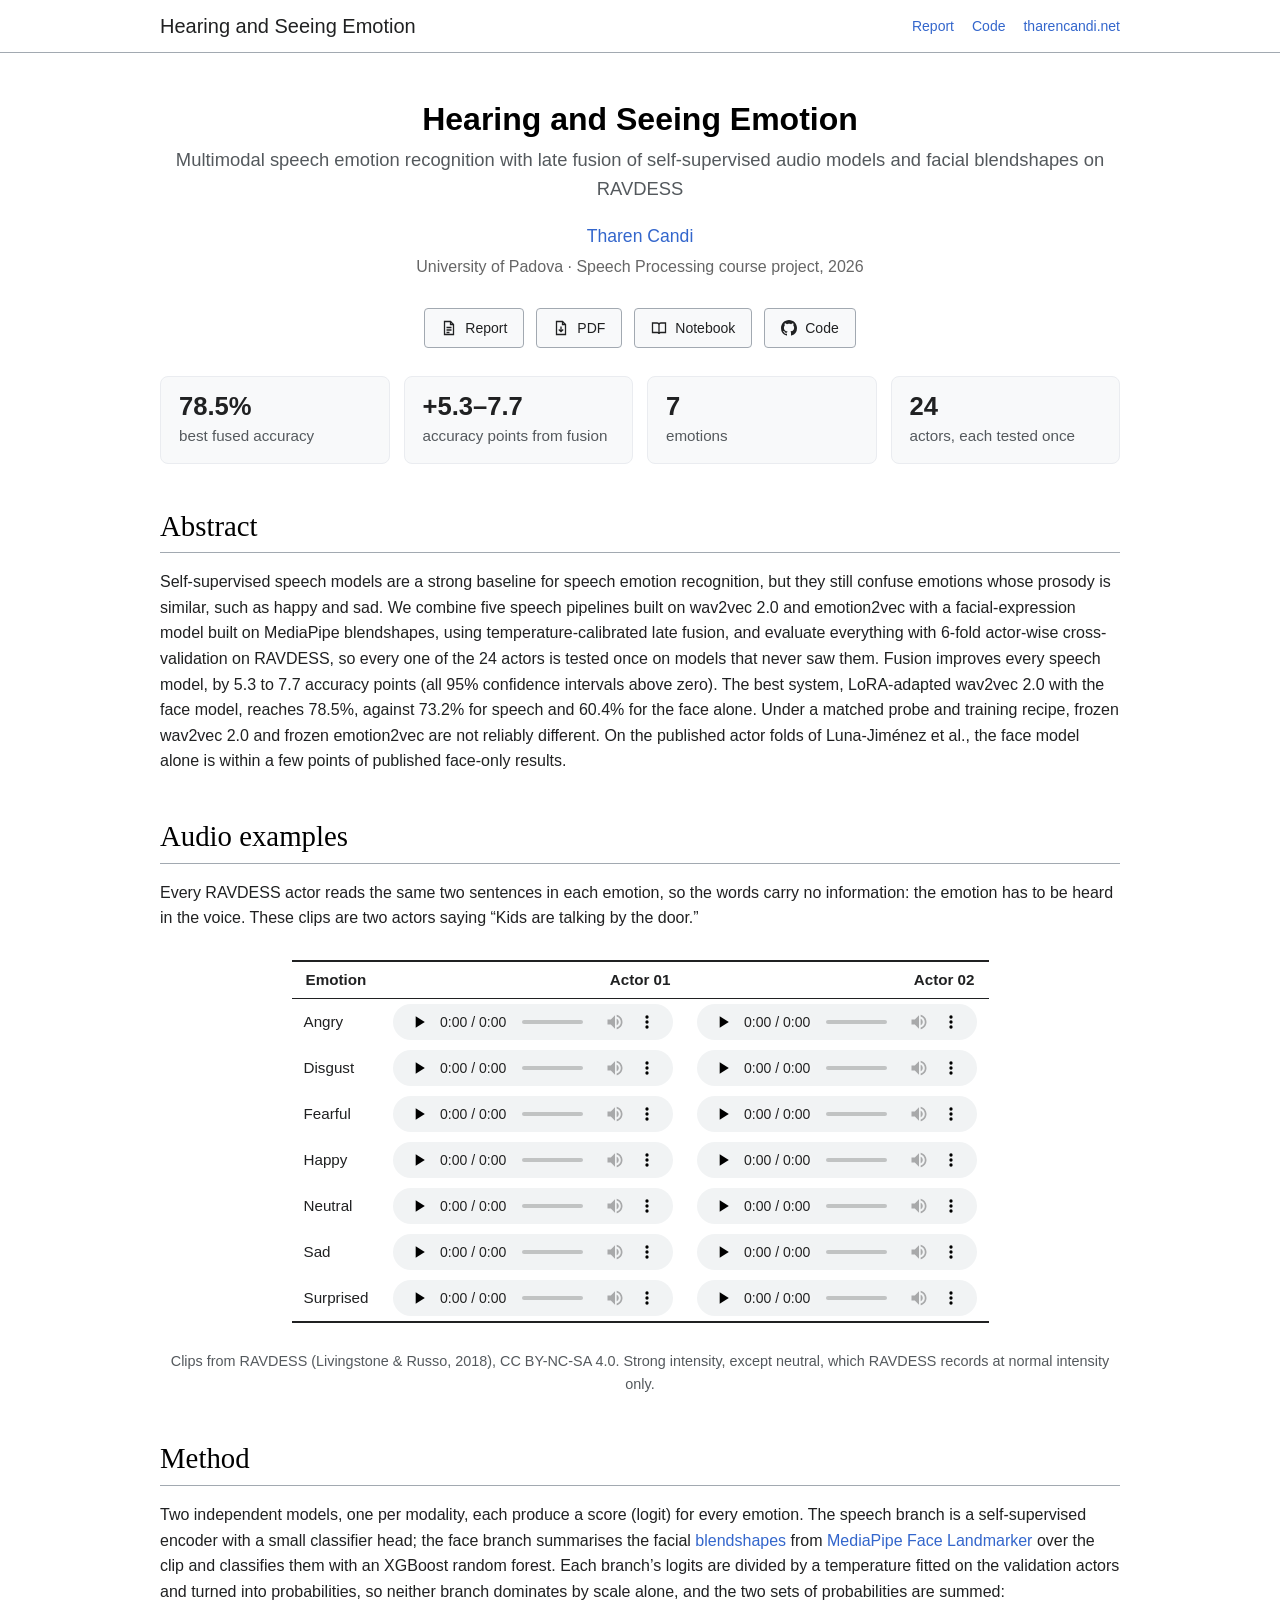
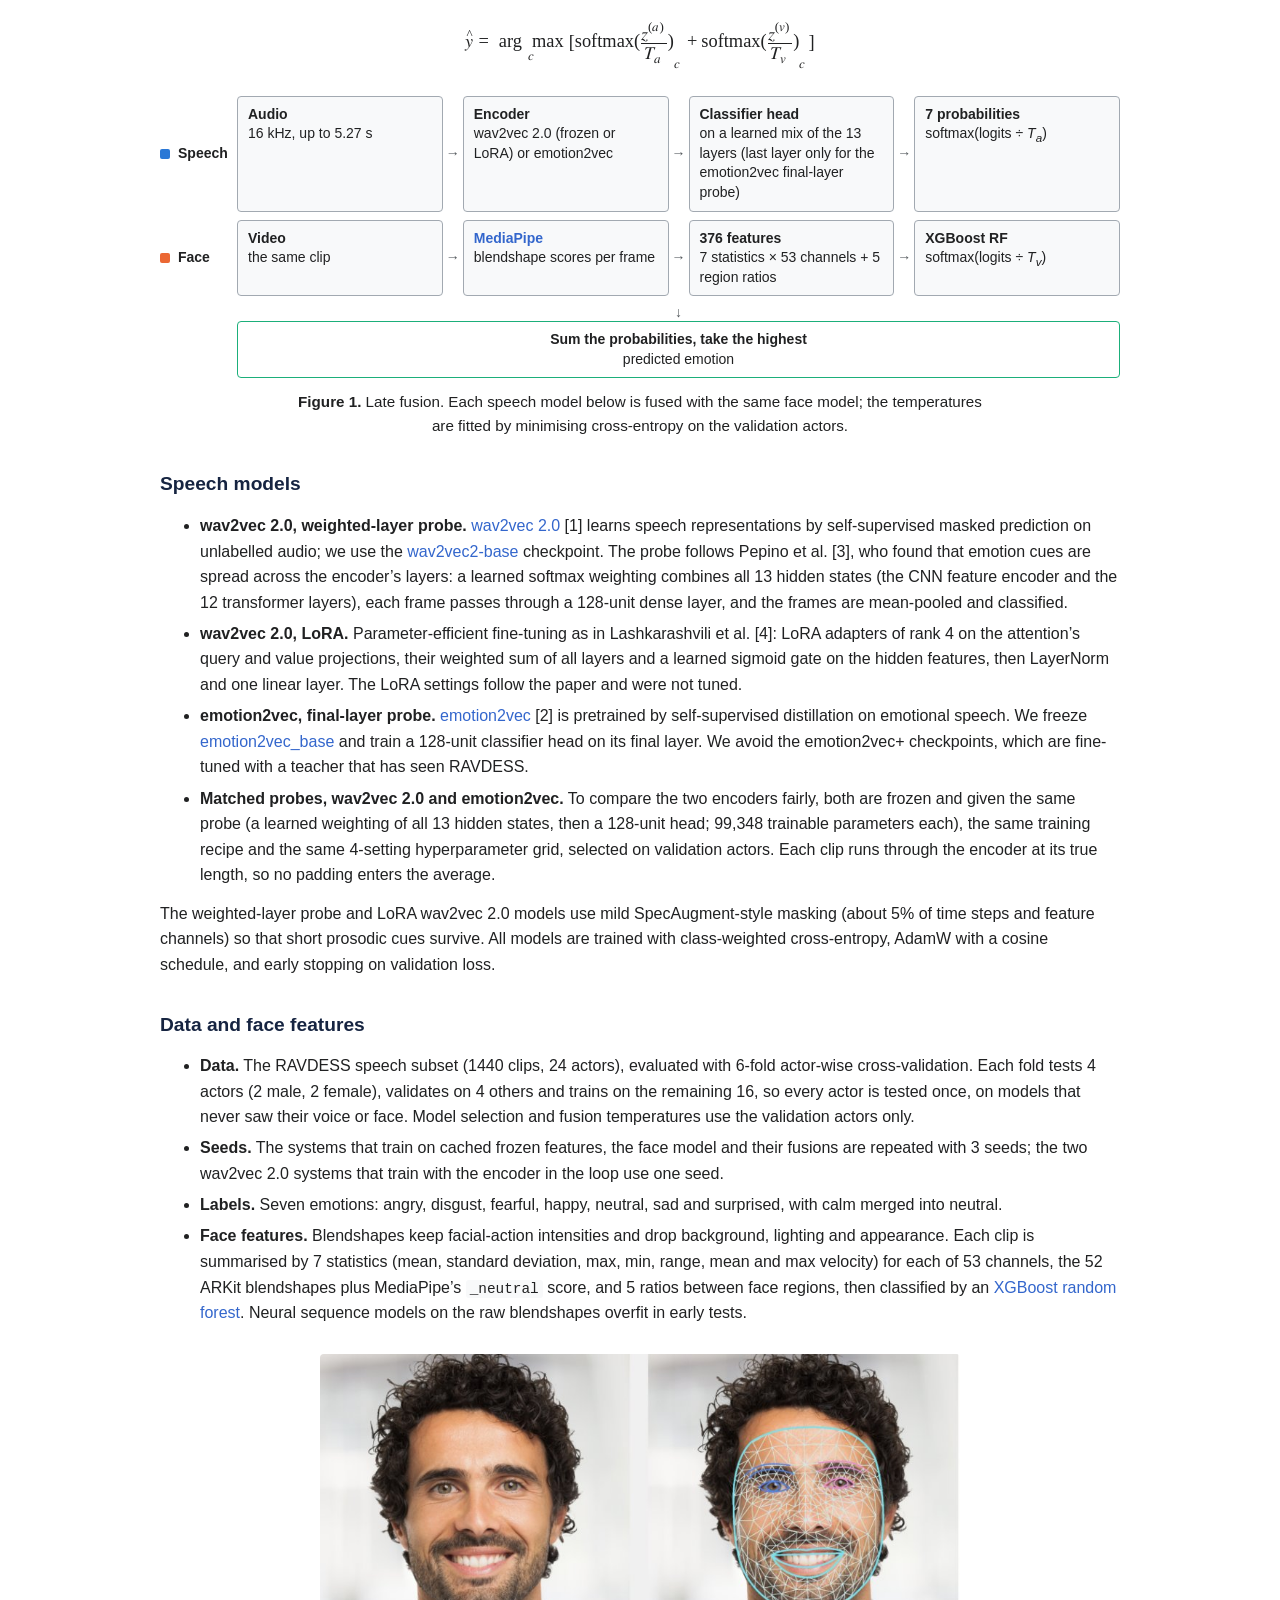
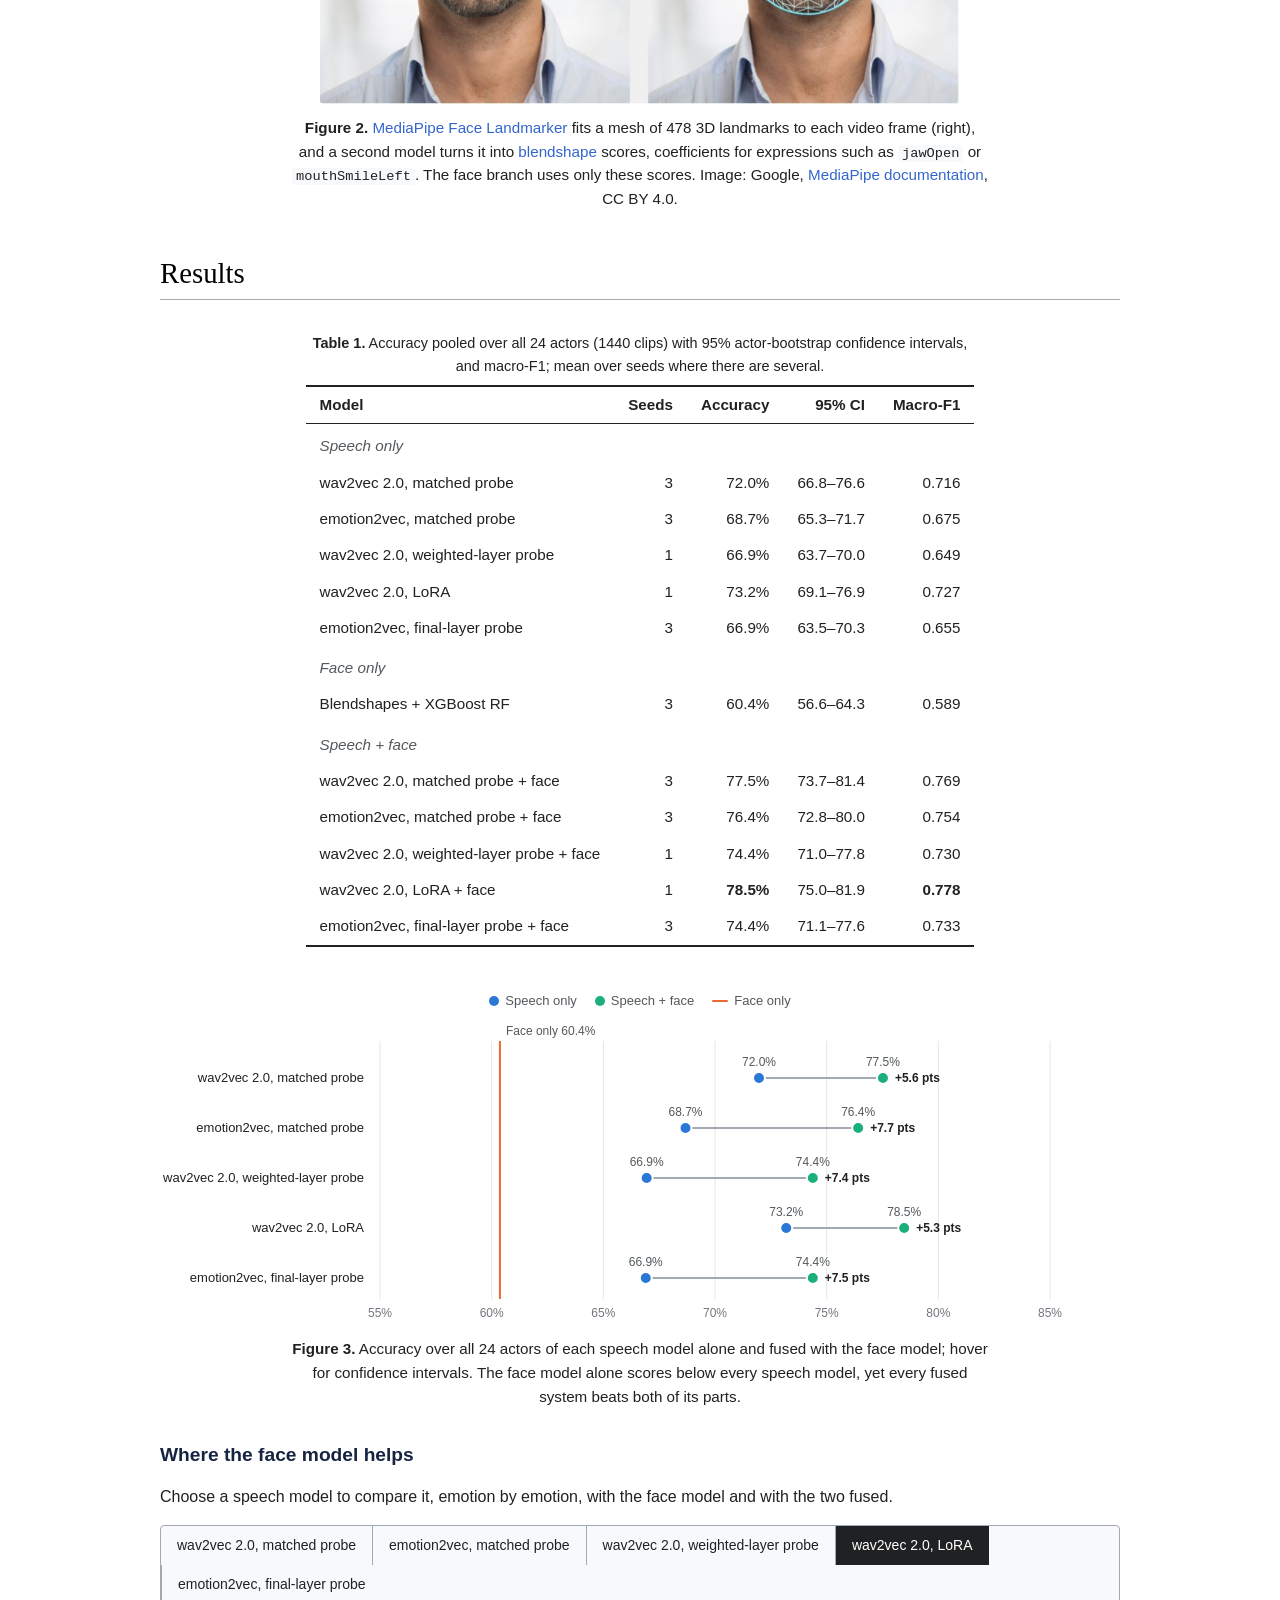
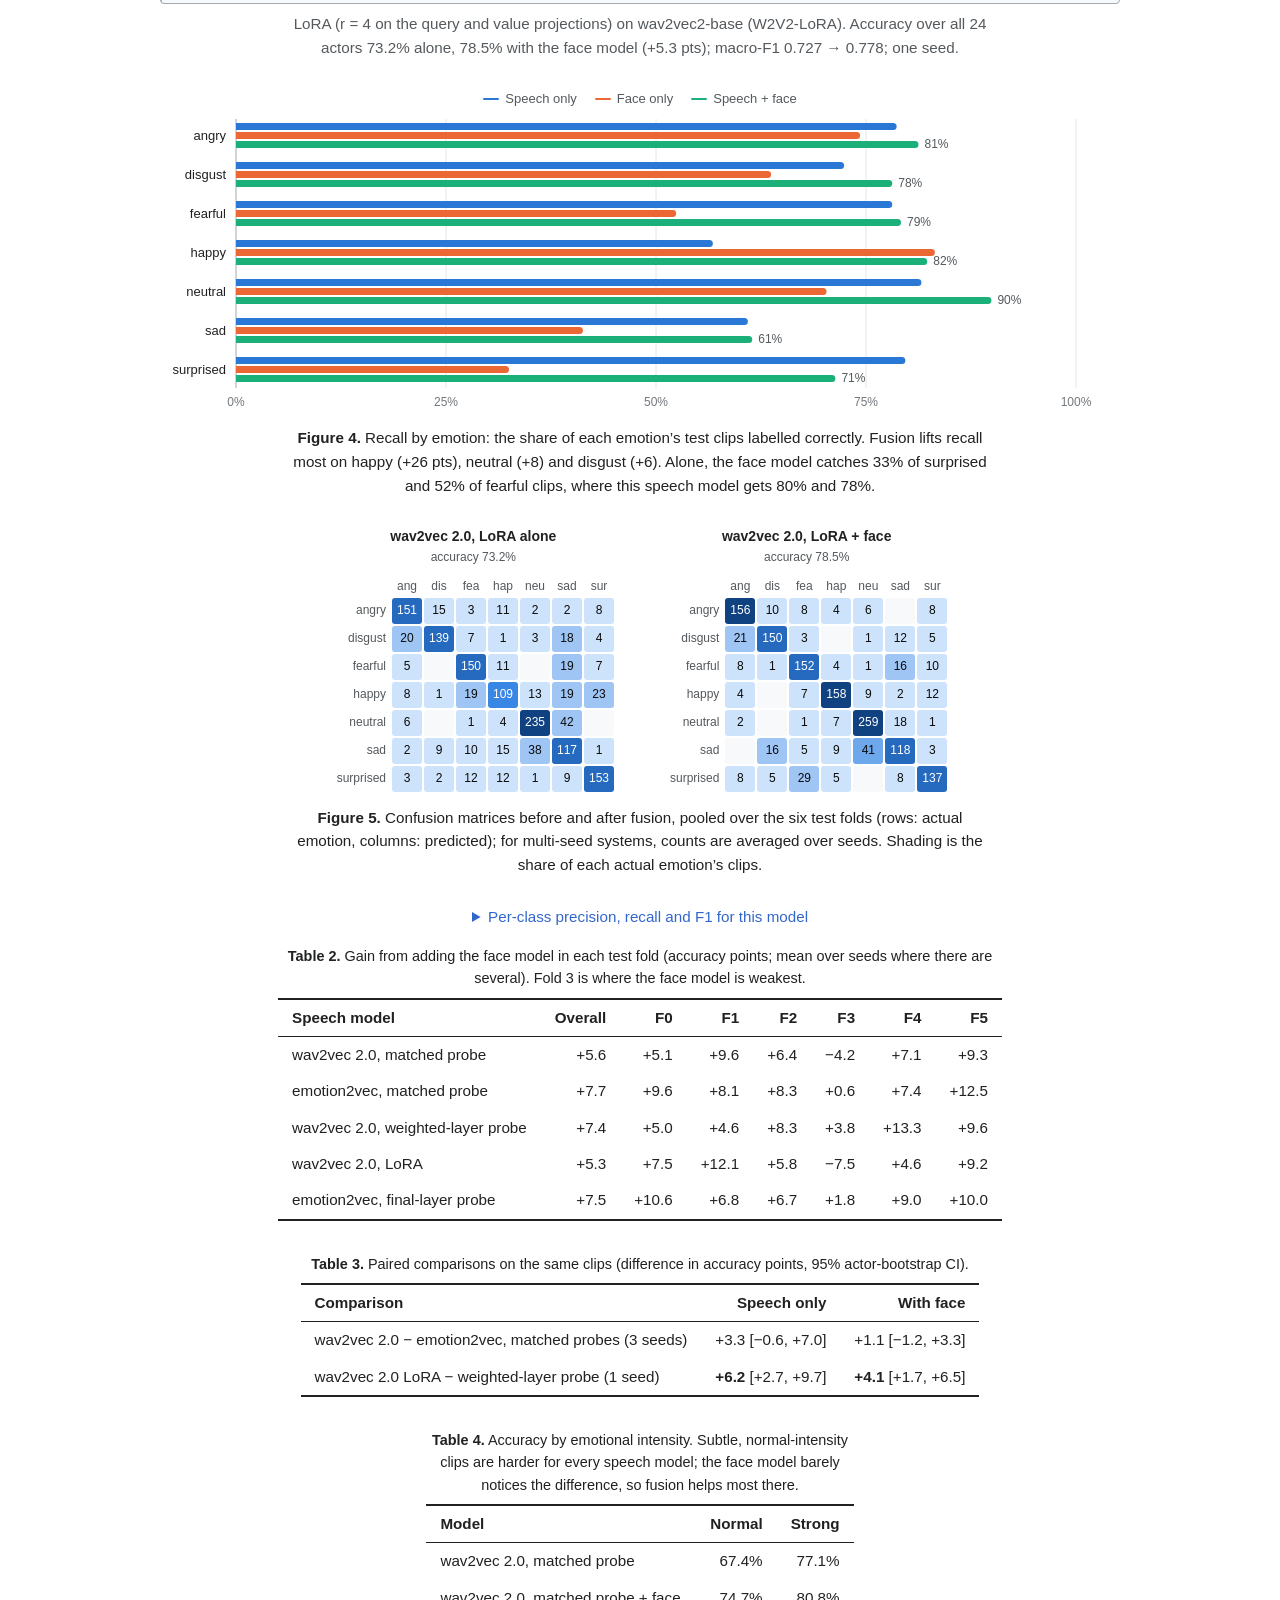
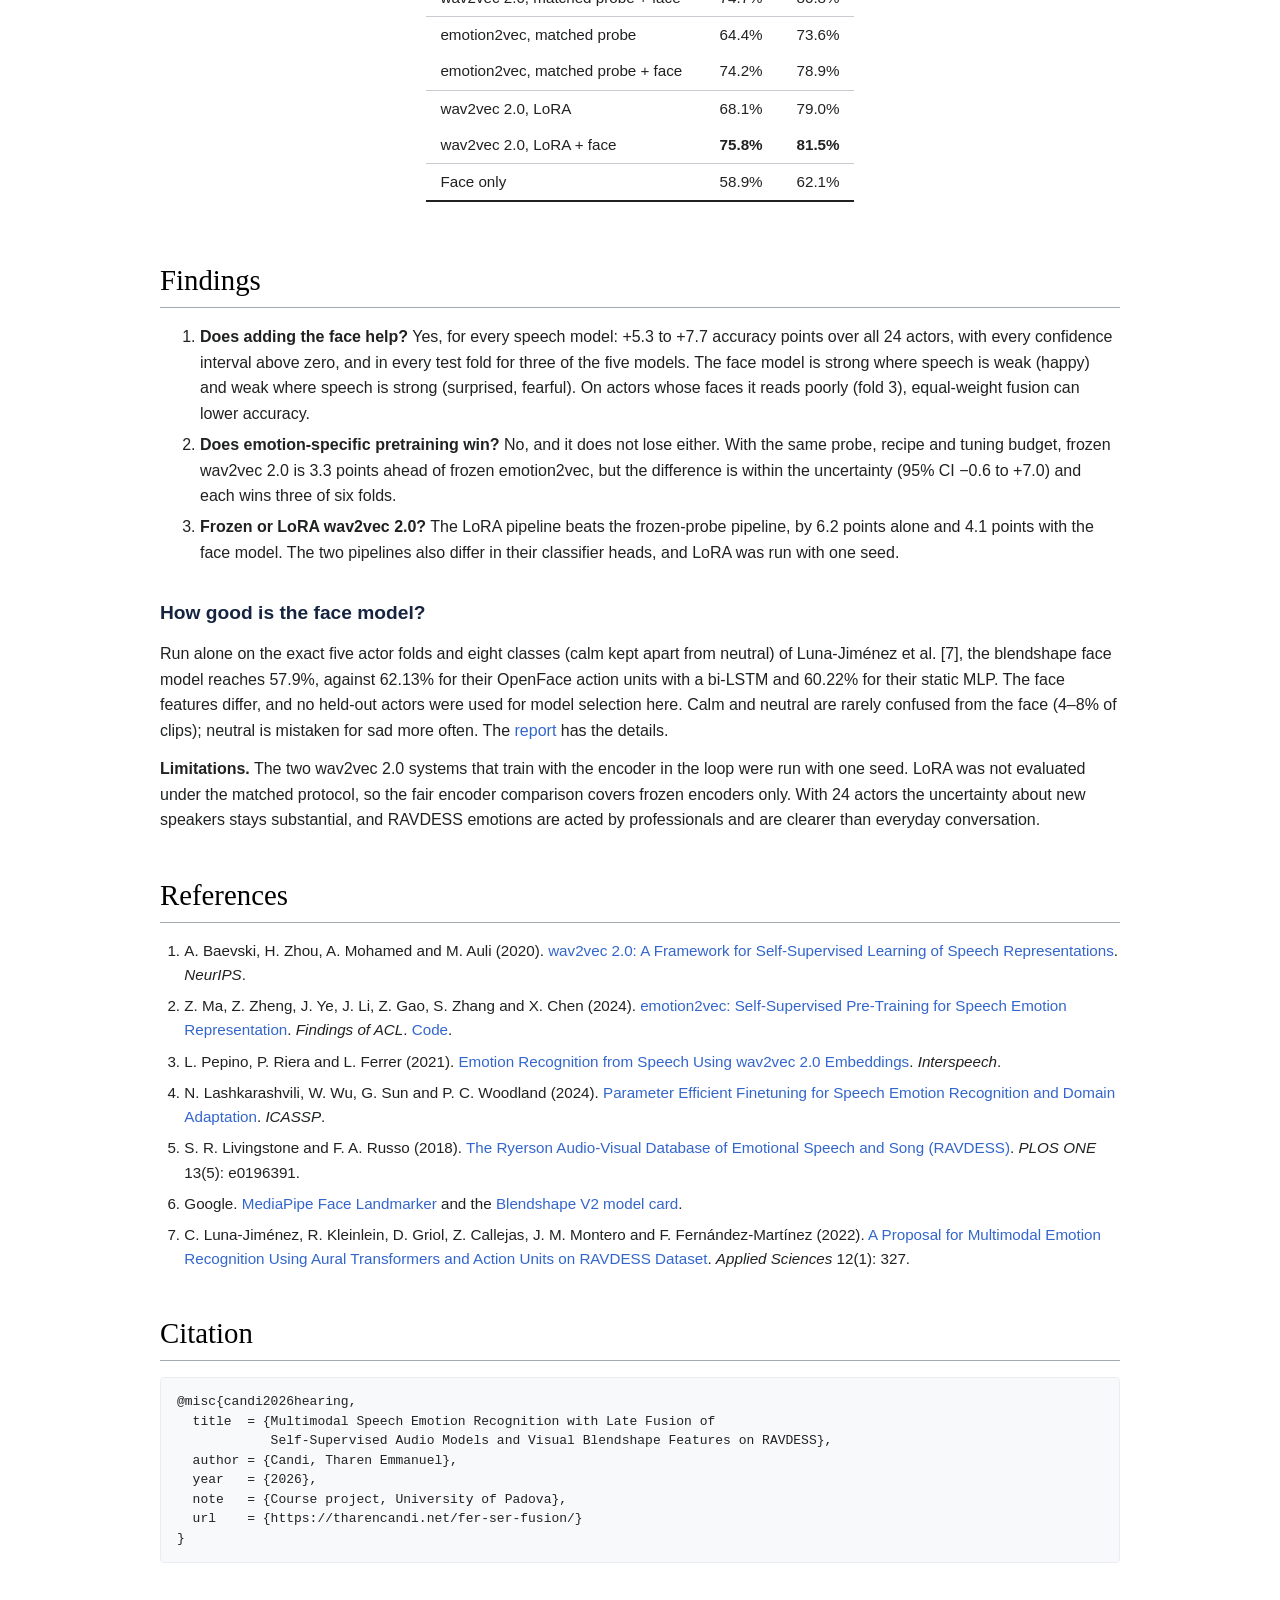
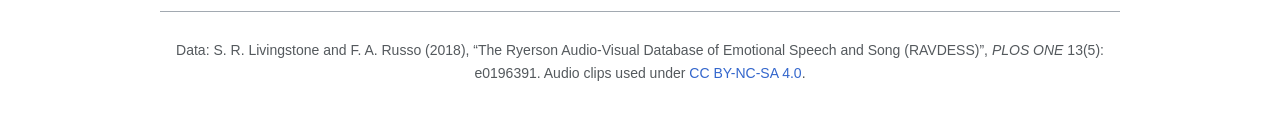
<file: index.html>
<!doctype html>
<html lang="en">
<head>
  <meta charset="utf-8">
  <meta name="viewport" content="width=device-width, initial-scale=1">
  <title>Hearing and Seeing Emotion · Tharen Candi</title>
  <meta name="description" content="Multimodal speech emotion recognition on RAVDESS: late fusion of self-supervised speech models (wav2vec 2.0, emotion2vec) with a facial-blendshape XGBoost model, evaluated with 6-fold actor-wise cross-validation: 78.5% accuracy over all 24 actors.">
  <meta name="author" content="Tharen Candi">
  <meta property="og:type" content="website">
  <meta property="og:title" content="Hearing and Seeing Emotion">
  <meta property="og:description" content="Fusing speech and facial-expression models to recognise seven emotions on RAVDESS: 78.5% accuracy over 24 unseen actors (6-fold actor-wise cross-validation).">
  <meta property="og:url" content="https://tharencandi.net/fer-ser-fusion/">
  <link rel="icon" href="https://tharencandi.net/favicon.ico">
  <link rel="stylesheet" href="assets/style.css">
</head>
<body>
  <div class="topbar">
    <div class="inner">
      <span class="name">Hearing and Seeing Emotion</span>
      <nav><a href="report/">Report</a><a href="https://github.com/tharencandi/fer-ser-fusion">Code</a><a href="https://tharencandi.net/">tharencandi.net</a></nav>
    </div>
  </div>

  <div class="container">
  <header class="paper">
    <h1>Hearing and Seeing Emotion</h1>
    <p class="subtitle">Multimodal speech emotion recognition with late fusion of self-supervised audio models and facial blendshapes on RAVDESS</p>
    <p class="authors"><a href="https://tharencandi.net/">Tharen Candi</a></p>
    <p class="affil">University of Padova · Speech Processing course project, 2026</p>
  </header>
  <div class="buttons">
    <a class="button" href="report/"><svg viewBox="0 0 16 16" aria-hidden="true" fill="none" stroke="currentColor" stroke-width="1.3"><path d="M3.5 1.5h6l3 3v10h-9z"/><path d="M9.5 1.5v3h3M5.5 7.5h5M5.5 10h5M5.5 12.5h3"/></svg>Report</a>
    <a class="button" href="report/report.pdf"><svg viewBox="0 0 16 16" aria-hidden="true" fill="none" stroke="currentColor" stroke-width="1.3"><path d="M3.5 1.5h6l3 3v10h-9z"/><path d="M9.5 1.5v3h3M8 6.5v5M5.8 9.5 8 11.7l2.2-2.2"/></svg>PDF</a>
    <a class="button" href="https://github.com/tharencandi/fer-ser-fusion/blob/main/notebook/ser_fer_fusion_ravdess_cv.ipynb"><svg viewBox="0 0 16 16" aria-hidden="true" fill="none" stroke="currentColor" stroke-width="1.3"><path d="M1.5 3h4.5A2 2 0 0 1 8 5v9a1.5 1.5 0 0 0-1.5-1.5h-5zM14.5 3H10a2 2 0 0 0-2 2v9a1.5 1.5 0 0 1 1.5-1.5h5z"/></svg>Notebook</a>
    <a class="button" href="https://github.com/tharencandi/fer-ser-fusion"><svg viewBox="0 0 16 16" aria-hidden="true" fill="currentColor"><path d="M8 0c4.42 0 8 3.58 8 8a8.013 8.013 0 0 1-5.45 7.59c-.4.08-.55-.17-.55-.38 0-.27.01-1.13.01-2.2 0-.75-.25-1.23-.54-1.48 1.78-.2 3.65-.88 3.65-3.95 0-.88-.31-1.59-.82-2.15.08-.2.36-1.02-.08-2.12 0 0-.67-.22-2.2.82-.64-.18-1.32-.27-2-.27-.68 0-1.36.09-2 .27-1.53-1.03-2.2-.82-2.2-.82-.44 1.1-.16 1.92-.08 2.12-.51.56-.82 1.28-.82 2.15 0 3.06 1.86 3.75 3.64 3.95-.23.2-.44.55-.51 1.07-.46.21-1.61.55-2.33-.66-.15-.24-.6-.83-1.23-.82-.67.01-.27.38.01.53.34.19.73.9.82 1.13.16.45.68 1.31 2.69.94 0 .67.01 1.3.01 1.49 0 .21-.15.45-.55.38A7.995 7.995 0 0 1 0 8c0-4.42 3.58-8 8-8Z"/></svg>Code</a>
  </div>
  <div class="stats">
    <div class="stat"><b>78.5%</b><span>best fused accuracy</span></div>
    <div class="stat"><b>+5.3–7.7</b><span>accuracy points from fusion</span></div>
    <div class="stat"><b>7</b><span>emotions</span></div>
    <div class="stat"><b>24</b><span>actors, each tested once</span></div>
  </div>

  <main>
    <h2>Abstract</h2>
    <p>Self-supervised speech models are a strong baseline for speech emotion recognition, but they still confuse emotions whose prosody is similar, such as happy and sad. We combine five speech pipelines built on wav2vec 2.0 and emotion2vec with a facial-expression model built on MediaPipe blendshapes, using temperature-calibrated late fusion, and evaluate everything with 6-fold actor-wise cross-validation on RAVDESS, so every one of the 24 actors is tested once on models that never saw them. Fusion improves every speech model, by 5.3 to 7.7 accuracy points (all 95% confidence intervals above zero). The best system, LoRA-adapted wav2vec 2.0 with the face model, reaches 78.5%, against 73.2% for speech and 60.4% for the face alone. Under a matched probe and training recipe, frozen wav2vec 2.0 and frozen emotion2vec are not reliably different. On the published actor folds of Luna-Jiménez et al., the face model alone is within a few points of published face-only results.</p>

    <h2>Audio examples</h2>
    <p>Every RAVDESS actor reads the same two sentences in each emotion, so the words carry no information: the emotion has to be heard in the voice. These clips are two actors saying “Kids are talking by the door.”</p>
    <div class="table-wrap">
      <table class="booktabs audio">
        <thead><tr><th>Emotion</th><th>Actor 01</th><th>Actor 02</th></tr></thead>
        <tbody>
          <tr><td>Angry</td><td><audio controls preload="none" src="assets/audio/a01-angry.wav"></audio></td><td><audio controls preload="none" src="assets/audio/a02-angry.wav"></audio></td></tr>
          <tr><td>Disgust</td><td><audio controls preload="none" src="assets/audio/a01-disgust.wav"></audio></td><td><audio controls preload="none" src="assets/audio/a02-disgust.wav"></audio></td></tr>
          <tr><td>Fearful</td><td><audio controls preload="none" src="assets/audio/a01-fearful.wav"></audio></td><td><audio controls preload="none" src="assets/audio/a02-fearful.wav"></audio></td></tr>
          <tr><td>Happy</td><td><audio controls preload="none" src="assets/audio/a01-happy.wav"></audio></td><td><audio controls preload="none" src="assets/audio/a02-happy.wav"></audio></td></tr>
          <tr><td>Neutral</td><td><audio controls preload="none" src="assets/audio/a01-neutral.wav"></audio></td><td><audio controls preload="none" src="assets/audio/a02-neutral.wav"></audio></td></tr>
          <tr><td>Sad</td><td><audio controls preload="none" src="assets/audio/a01-sad.wav"></audio></td><td><audio controls preload="none" src="assets/audio/a02-sad.wav"></audio></td></tr>
          <tr><td>Surprised</td><td><audio controls preload="none" src="assets/audio/a01-surprised.wav"></audio></td><td><audio controls preload="none" src="assets/audio/a02-surprised.wav"></audio></td></tr>
        </tbody>
      </table>
    </div>
    <p class="note-text" style="text-align:center">Clips from RAVDESS (Livingstone &amp; Russo, 2018), CC BY-NC-SA 4.0. Strong intensity, except neutral, which RAVDESS records at normal intensity only.</p>

    <h2>Method</h2>
    <p>Two independent models, one per modality, each produce a score (logit) for every emotion. The speech branch is a self-supervised encoder with a small classifier head; the face branch summarises the facial <a href="https://storage.googleapis.com/mediapipe-assets/Model%20Card%20Blendshape%20V2.pdf">blendshapes</a> from <a href="https://developers.google.com/edge/mediapipe/solutions/vision/face_landmarker">MediaPipe Face Landmarker</a> over the clip and classifies them with an XGBoost random forest. Each branch’s logits are divided by a temperature fitted on the validation actors and turned into probabilities, so neither branch dominates by scale alone, and the two sets of probabilities are summed:</p>
    <div class="equation">
      <math display="block">
        <mrow>
          <mover><mi>y</mi><mo>^</mo></mover><mo>=</mo>
          <munder><mrow><mo>arg</mo><mo>&#8289;</mo><mo>max</mo></mrow><mi>c</mi></munder>
          <mo>[</mo>
          <mi>softmax</mi><msub><mrow><mo>(</mo><mfrac><msup><mi>z</mi><mrow><mo>(</mo><mi>a</mi><mo>)</mo></mrow></msup><msub><mi>T</mi><mi>a</mi></msub></mfrac><mo>)</mo></mrow><mi>c</mi></msub>
          <mo>+</mo>
          <mi>softmax</mi><msub><mrow><mo>(</mo><mfrac><msup><mi>z</mi><mrow><mo>(</mo><mi>v</mi><mo>)</mo></mrow></msup><msub><mi>T</mi><mi>v</mi></msub></mfrac><mo>)</mo></mrow><mi>c</mi></msub>
          <mo>]</mo>
        </mrow>
      </math>
    </div>
    <figure>
      <div class="diagram" role="img" aria-label="Pipeline: a speech branch and a face branch each produce seven temperature-scaled probabilities, which are summed to pick the emotion">
        <div class="lane">
          <div class="lane-name"><span class="swatch" style="background:var(--speech)"></span>Speech</div>
          <div class="box"><b>Audio</b>16 kHz, up to 5.27 s</div>
          <div class="arrow"></div>
          <div class="box"><b>Encoder</b>wav2vec 2.0 (frozen or LoRA) or emotion2vec</div>
          <div class="arrow"></div>
          <div class="box"><b>Classifier head</b>on a learned mix of the 13 layers (last layer only for the emotion2vec final-layer probe)</div>
          <div class="arrow"></div>
          <div class="box"><b>7 probabilities</b>softmax(logits ÷ <i>T<sub>a</sub></i>)</div>
        </div>
        <div class="lane">
          <div class="lane-name"><span class="swatch" style="background:var(--face)"></span>Face</div>
          <div class="box"><b>Video</b>the same clip</div>
          <div class="arrow"></div>
          <div class="box"><b><a href="https://developers.google.com/edge/mediapipe/solutions/vision/face_landmarker">MediaPipe</a></b>blendshape scores per frame</div>
          <div class="arrow"></div>
          <div class="box"><b>376 features</b>7 statistics × 53 channels + 5 region ratios</div>
          <div class="arrow"></div>
          <div class="box"><b>XGBoost RF</b>softmax(logits ÷ <i>T<sub>v</sub></i>)</div>
        </div>
        <div class="down" aria-hidden="true">↓</div>
        <div class="merge"><div class="box"><b>Sum the probabilities, take the highest</b>predicted emotion</div></div>
      </div>
      <figcaption><b>Figure 1.</b> Late fusion. Each speech model below is fused with the same face model; the temperatures are fitted by minimising cross-entropy on the validation actors.</figcaption>
    </figure>
    <h3>Speech models</h3>
    <ul>
      <li><b>wav2vec 2.0, weighted-layer probe.</b> <a href="https://arxiv.org/abs/2006.11477">wav2vec 2.0</a> [1] learns speech representations by self-supervised masked prediction on unlabelled audio; we use the <a href="https://huggingface.co/facebook/wav2vec2-base">wav2vec2-base</a> checkpoint. The probe follows Pepino et al. [3], who found that emotion cues are spread across the encoder’s layers: a learned softmax weighting combines all 13 hidden states (the CNN feature encoder and the 12 transformer layers), each frame passes through a 128-unit dense layer, and the frames are mean-pooled and classified.</li>
      <li><b>wav2vec 2.0, LoRA.</b> Parameter-efficient fine-tuning as in Lashkarashvili et al. [4]: LoRA adapters of rank 4 on the attention’s query and value projections, their weighted sum of all layers and a learned sigmoid gate on the hidden features, then LayerNorm and one linear layer. The LoRA settings follow the paper and were not tuned.</li>
      <li><b>emotion2vec, final-layer probe.</b> <a href="https://arxiv.org/abs/2312.15185">emotion2vec</a> [2] is pretrained by self-supervised distillation on emotional speech. We freeze <a href="https://huggingface.co/emotion2vec/emotion2vec_base">emotion2vec_base</a> and train a 128-unit classifier head on its final layer. We avoid the emotion2vec+ checkpoints, which are fine-tuned with a teacher that has seen RAVDESS.</li>
      <li><b>Matched probes, wav2vec 2.0 and emotion2vec.</b> To compare the two encoders fairly, both are frozen and given the same probe (a learned weighting of all 13 hidden states, then a 128-unit head; 99,348 trainable parameters each), the same training recipe and the same 4-setting hyperparameter grid, selected on validation actors. Each clip runs through the encoder at its true length, so no padding enters the average.</li>
    </ul>
    <p>The weighted-layer probe and LoRA wav2vec 2.0 models use mild SpecAugment-style masking (about 5% of time steps and feature channels) so that short prosodic cues survive. All models are trained with class-weighted cross-entropy, AdamW with a cosine schedule, and early stopping on validation loss.</p>

    <h3>Data and face features</h3>
    <ul>
      <li><b>Data.</b> The RAVDESS speech subset (1440 clips, 24 actors), evaluated with 6-fold actor-wise cross-validation. Each fold tests 4 actors (2 male, 2 female), validates on 4 others and trains on the remaining 16, so every actor is tested once, on models that never saw their voice or face. Model selection and fusion temperatures use the validation actors only.</li>
      <li><b>Seeds.</b> The systems that train on cached frozen features, the face model and their fusions are repeated with 3 seeds; the two wav2vec 2.0 systems that train with the encoder in the loop use one seed.</li>
      <li><b>Labels.</b> Seven emotions: angry, disgust, fearful, happy, neutral, sad and surprised, with calm merged into neutral.</li>
      <li><b>Face features.</b> Blendshapes keep facial-action intensities and drop background, lighting and appearance. Each clip is summarised by 7 statistics (mean, standard deviation, max, min, range, mean and max velocity) for each of 53 channels, the 52 ARKit blendshapes plus MediaPipe’s <code>_neutral</code> score, and 5 ratios between face regions, then classified by an <a href="https://xgboost.readthedocs.io/en/stable/tutorials/rf.html">XGBoost random forest</a>. Neural sequence models on the raw blendshapes overfit in early tests.</li>
    </ul>
    <figure>
      <img class="figure-img" src="assets/img/face_landmarker.jpg" width="880" height="482" alt="A face photo, and the same face with MediaPipe's fitted face mesh drawn over it">
      <figcaption><b>Figure 2.</b> <a href="https://developers.google.com/edge/mediapipe/solutions/vision/face_landmarker">MediaPipe Face Landmarker</a> fits a mesh of 478 3D landmarks to each video frame (right), and a second model turns it into <a href="https://storage.googleapis.com/mediapipe-assets/Model%20Card%20Blendshape%20V2.pdf">blendshape</a> scores, coefficients for expressions such as <code>jawOpen</code> or <code>mouthSmileLeft</code>. The face branch uses only these scores. Image: Google, <a href="https://developers.google.com/edge/mediapipe/solutions/vision/face_landmarker">MediaPipe documentation</a>, CC BY 4.0.</figcaption>
    </figure>

    <h2>Results</h2>
    <div class="table-wrap">
      <table class="booktabs">
        <caption><b>Table 1.</b> Accuracy pooled over all 24 actors (1440 clips) with 95% actor-bootstrap confidence intervals, and macro-F1; mean over seeds where there are several.</caption>
        <thead><tr><th>Model</th><th>Seeds</th><th>Accuracy</th><th>95% CI</th><th>Macro&#8209;F1</th></tr></thead>
        <tbody>
          <tr class="group"><td colspan="5">Speech only</td></tr>
          <tr><td>wav2vec 2.0, matched probe</td><td>3</td><td>72.0%</td><td>66.8–76.6</td><td>0.716</td></tr>
          <tr><td>emotion2vec, matched probe</td><td>3</td><td>68.7%</td><td>65.3–71.7</td><td>0.675</td></tr>
          <tr><td>wav2vec 2.0, weighted-layer probe</td><td>1</td><td>66.9%</td><td>63.7–70.0</td><td>0.649</td></tr>
          <tr><td>wav2vec 2.0, LoRA</td><td>1</td><td>73.2%</td><td>69.1–76.9</td><td>0.727</td></tr>
          <tr><td>emotion2vec, final-layer probe</td><td>3</td><td>66.9%</td><td>63.5–70.3</td><td>0.655</td></tr>
          <tr class="group"><td colspan="5">Face only</td></tr>
          <tr><td>Blendshapes + XGBoost RF</td><td>3</td><td>60.4%</td><td>56.6–64.3</td><td>0.589</td></tr>
          <tr class="group"><td colspan="5">Speech + face</td></tr>
          <tr><td>wav2vec 2.0, matched probe + face</td><td>3</td><td>77.5%</td><td>73.7–81.4</td><td>0.769</td></tr>
          <tr><td>emotion2vec, matched probe + face</td><td>3</td><td>76.4%</td><td>72.8–80.0</td><td>0.754</td></tr>
          <tr><td>wav2vec 2.0, weighted-layer probe + face</td><td>1</td><td>74.4%</td><td>71.0–77.8</td><td>0.730</td></tr>
          <tr><td>wav2vec 2.0, LoRA + face</td><td>1</td><td><b>78.5%</b></td><td>75.0–81.9</td><td><b>0.778</b></td></tr>
          <tr><td>emotion2vec, final-layer probe + face</td><td>3</td><td>74.4%</td><td>71.1–77.6</td><td>0.733</td></tr>
        </tbody>
      </table>
    </div>

    <figure>
      <div class="legend">
        <span class="item"><span class="swatch dot" style="background:var(--speech)"></span>Speech only</span>
        <span class="item"><span class="swatch dot" style="background:var(--fused)"></span>Speech + face</span>
        <span class="item"><span class="swatch line" style="background:var(--face)"></span>Face only</span>
      </div>
      <div class="chart" id="fusion-chart"></div>
      <figcaption><b>Figure 3.</b> Accuracy over all 24 actors of each speech model alone and fused with the face model; hover for confidence intervals. The face model alone scores below every speech model, yet every fused system beats both of its parts.</figcaption>
    </figure>

    <h3>Where the face model helps</h3>
    <p>Choose a speech model to compare it, emotion by emotion, with the face model and with the two fused.</p>
    <div class="selector"><div class="seg" id="model-select" role="radiogroup" aria-label="Speech model"></div></div>
    <p class="summary" id="model-summary"></p>

    <figure>
      <div class="legend">
        <span class="item"><span class="swatch line" style="background:var(--speech)"></span>Speech only</span>
        <span class="item"><span class="swatch line" style="background:var(--face)"></span>Face only</span>
        <span class="item"><span class="swatch line" style="background:var(--fused)"></span>Speech + face</span>
      </div>
      <div class="chart" id="recall-chart"></div>
      <figcaption><b>Figure 4.</b> Recall by emotion: the share of each emotion’s test clips labelled correctly. <span id="insight"></span></figcaption>
    </figure>

    <figure>
      <div class="matrices">
        <div class="matrix" id="cm-alone"></div>
        <div class="matrix" id="cm-fused"></div>
      </div>
      <figcaption><b>Figure 5.</b> Confusion matrices before and after fusion, pooled over the six test folds (rows: actual emotion, columns: predicted); for multi-seed systems, counts are averaged over seeds. Shading is the share of each actual emotion’s clips.</figcaption>
    </figure>

    <details>
      <summary>Per-class precision, recall and F1 for this model</summary>
      <div class="table-wrap" id="score-table"></div>
    </details>

    <div class="table-wrap">
      <table class="booktabs">
        <caption><b>Table 2.</b> Gain from adding the face model in each test fold (accuracy points; mean over seeds where there are several). Fold 3 is where the face model is weakest.</caption>
        <thead><tr><th>Speech model</th><th>Overall</th><th>F0</th><th>F1</th><th>F2</th><th>F3</th><th>F4</th><th>F5</th></tr></thead>
        <tbody>
          <tr><td>wav2vec 2.0, matched probe</td><td>+5.6</td><td>+5.1</td><td>+9.6</td><td>+6.4</td><td>−4.2</td><td>+7.1</td><td>+9.3</td></tr>
          <tr><td>emotion2vec, matched probe</td><td>+7.7</td><td>+9.6</td><td>+8.1</td><td>+8.3</td><td>+0.6</td><td>+7.4</td><td>+12.5</td></tr>
          <tr><td>wav2vec 2.0, weighted-layer probe</td><td>+7.4</td><td>+5.0</td><td>+4.6</td><td>+8.3</td><td>+3.8</td><td>+13.3</td><td>+9.6</td></tr>
          <tr><td>wav2vec 2.0, LoRA</td><td>+5.3</td><td>+7.5</td><td>+12.1</td><td>+5.8</td><td>−7.5</td><td>+4.6</td><td>+9.2</td></tr>
          <tr><td>emotion2vec, final-layer probe</td><td>+7.5</td><td>+10.6</td><td>+6.8</td><td>+6.7</td><td>+1.8</td><td>+9.0</td><td>+10.0</td></tr>
        </tbody>
      </table>
    </div>

    <div class="table-wrap">
      <table class="booktabs">
        <caption><b>Table 3.</b> Paired comparisons on the same clips (difference in accuracy points, 95% actor-bootstrap CI).</caption>
        <thead><tr><th>Comparison</th><th>Speech only</th><th>With face</th></tr></thead>
        <tbody>
          <tr><td>wav2vec 2.0 − emotion2vec, matched probes (3 seeds)</td><td>+3.3 [−0.6, +7.0]</td><td>+1.1 [−1.2, +3.3]</td></tr>
          <tr><td>wav2vec 2.0 LoRA − weighted-layer probe (1 seed)</td><td><b>+6.2</b> [+2.7, +9.7]</td><td><b>+4.1</b> [+1.7, +6.5]</td></tr>
        </tbody>
      </table>
    </div>

    <div class="table-wrap">
      <table class="booktabs">
        <caption><b>Table 4.</b> Accuracy by emotional intensity. Subtle, normal-intensity clips are harder for every speech model; the face model barely notices the difference, so fusion helps most there.</caption>
        <thead><tr><th>Model</th><th>Normal</th><th>Strong</th></tr></thead>
        <tbody>
          <tr><td>wav2vec 2.0, matched probe</td><td>67.4%</td><td>77.1%</td></tr>
          <tr><td>wav2vec 2.0, matched probe + face</td><td>74.7%</td><td>80.8%</td></tr>
          <tr class="sep"><td>emotion2vec, matched probe</td><td>64.4%</td><td>73.6%</td></tr>
          <tr><td>emotion2vec, matched probe + face</td><td>74.2%</td><td>78.9%</td></tr>
          <tr class="sep"><td>wav2vec 2.0, LoRA</td><td>68.1%</td><td>79.0%</td></tr>
          <tr><td>wav2vec 2.0, LoRA + face</td><td><b>75.8%</b></td><td><b>81.5%</b></td></tr>
          <tr class="sep"><td>Face only</td><td>58.9%</td><td>62.1%</td></tr>
        </tbody>
      </table>
    </div>

    <h2>Findings</h2>
    <ol>
      <li><b>Does adding the face help?</b> Yes, for every speech model: +5.3 to +7.7 accuracy points over all 24 actors, with every confidence interval above zero, and in every test fold for three of the five models. The face model is strong where speech is weak (happy) and weak where speech is strong (surprised, fearful). On actors whose faces it reads poorly (fold 3), equal-weight fusion can lower accuracy.</li>
      <li><b>Does emotion-specific pretraining win?</b> No, and it does not lose either. With the same probe, recipe and tuning budget, frozen wav2vec 2.0 is 3.3 points ahead of frozen emotion2vec, but the difference is within the uncertainty (95% CI −0.6 to +7.0) and each wins three of six folds.</li>
      <li><b>Frozen or LoRA wav2vec 2.0?</b> The LoRA pipeline beats the frozen-probe pipeline, by 6.2 points alone and 4.1 points with the face model. The two pipelines also differ in their classifier heads, and LoRA was run with one seed.</li>
    </ol>

    <h3>How good is the face model?</h3>
    <p>Run alone on the exact five actor folds and eight classes (calm kept apart from neutral) of Luna-Jiménez et al. [7], the blendshape face model reaches 57.9%, against 62.13% for their OpenFace action units with a bi-LSTM and 60.22% for their static MLP. The face features differ, and no held-out actors were used for model selection here. Calm and neutral are rarely confused from the face (4–8% of clips); neutral is mistaken for sad more often. The <a href="report/">report</a> has the details.</p>
    <p><b>Limitations.</b> The two wav2vec 2.0 systems that train with the encoder in the loop were run with one seed. LoRA was not evaluated under the matched protocol, so the fair encoder comparison covers frozen encoders only. With 24 actors the uncertainty about new speakers stays substantial, and RAVDESS emotions are acted by professionals and are clearer than everyday conversation.</p>

    <h2>References</h2>
    <ol class="refs">
      <li>A. Baevski, H. Zhou, A. Mohamed and M. Auli (2020). <a href="https://arxiv.org/abs/2006.11477">wav2vec 2.0: A Framework for Self-Supervised Learning of Speech Representations</a>. <i>NeurIPS</i>.</li>
      <li>Z. Ma, Z. Zheng, J. Ye, J. Li, Z. Gao, S. Zhang and X. Chen (2024). <a href="https://arxiv.org/abs/2312.15185">emotion2vec: Self-Supervised Pre-Training for Speech Emotion Representation</a>. <i>Findings of ACL</i>. <a href="https://github.com/ddlBoJack/emotion2vec">Code</a>.</li>
      <li>L. Pepino, P. Riera and L. Ferrer (2021). <a href="https://arxiv.org/abs/2104.03502">Emotion Recognition from Speech Using wav2vec 2.0 Embeddings</a>. <i>Interspeech</i>.</li>
      <li>N. Lashkarashvili, W. Wu, G. Sun and P. C. Woodland (2024). <a href="https://arxiv.org/abs/2402.11747">Parameter Efficient Finetuning for Speech Emotion Recognition and Domain Adaptation</a>. <i>ICASSP</i>.</li>
      <li>S. R. Livingstone and F. A. Russo (2018). <a href="https://doi.org/10.1371/journal.pone.0196391">The Ryerson Audio-Visual Database of Emotional Speech and Song (RAVDESS)</a>. <i>PLOS ONE</i> 13(5): e0196391.</li>
      <li>Google. <a href="https://developers.google.com/edge/mediapipe/solutions/vision/face_landmarker">MediaPipe Face Landmarker</a> and the <a href="https://storage.googleapis.com/mediapipe-assets/Model%20Card%20Blendshape%20V2.pdf">Blendshape V2 model card</a>.</li>
      <li>C. Luna-Jiménez, R. Kleinlein, D. Griol, Z. Callejas, J. M. Montero and F. Fernández-Martínez (2022). <a href="https://doi.org/10.3390/app12010327">A Proposal for Multimodal Emotion Recognition Using Aural Transformers and Action Units on RAVDESS Dataset</a>. <i>Applied Sciences</i> 12(1): 327.</li>
    </ol>

    <h2>Citation</h2>
<pre class="bibtex">@misc{candi2026hearing,
  title  = {Multimodal Speech Emotion Recognition with Late Fusion of
            Self-Supervised Audio Models and Visual Blendshape Features on RAVDESS},
  author = {Candi, Tharen Emmanuel},
  year   = {2026},
  note   = {Course project, University of Padova},
  url    = {https://tharencandi.net/fer-ser-fusion/}
}</pre>
  </main>

  <footer>
    <p>Data: S. R. Livingstone and F. A. Russo (2018), “The Ryerson Audio-Visual Database of Emotional Speech and Song (RAVDESS)”, <i>PLOS ONE</i> 13(5): e0196391. Audio clips used under <a href="https://creativecommons.org/licenses/by-nc-sa/4.0/">CC BY-NC-SA 4.0</a>.</p>
  </footer>
  </div>

  <div class="tip" id="tip" role="tooltip"></div>
  <noscript><p>Figures 3 to 5 need JavaScript; the <a href="report/">full report</a> has every result as a table.</p></noscript>
  <script src="assets/data.js"></script>
  <script src="assets/app.js"></script>
</body>
</html>
</file>
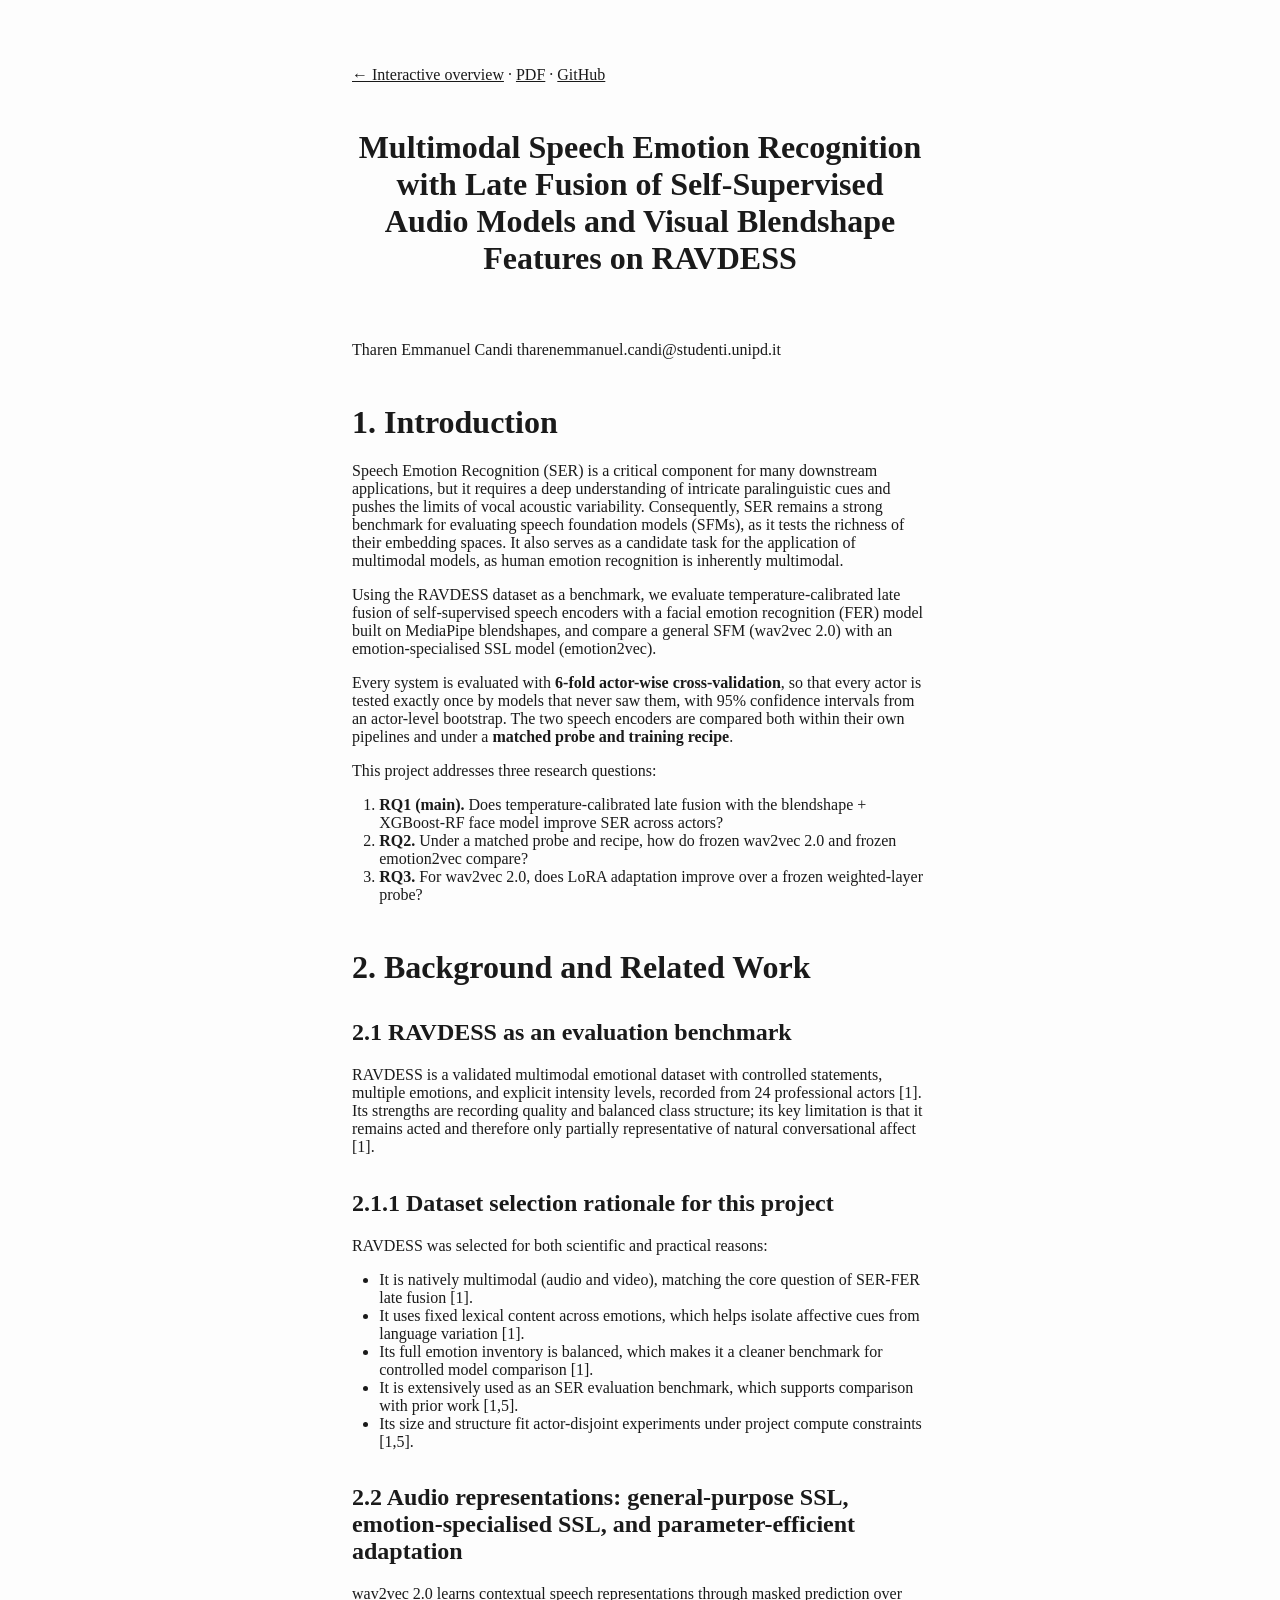
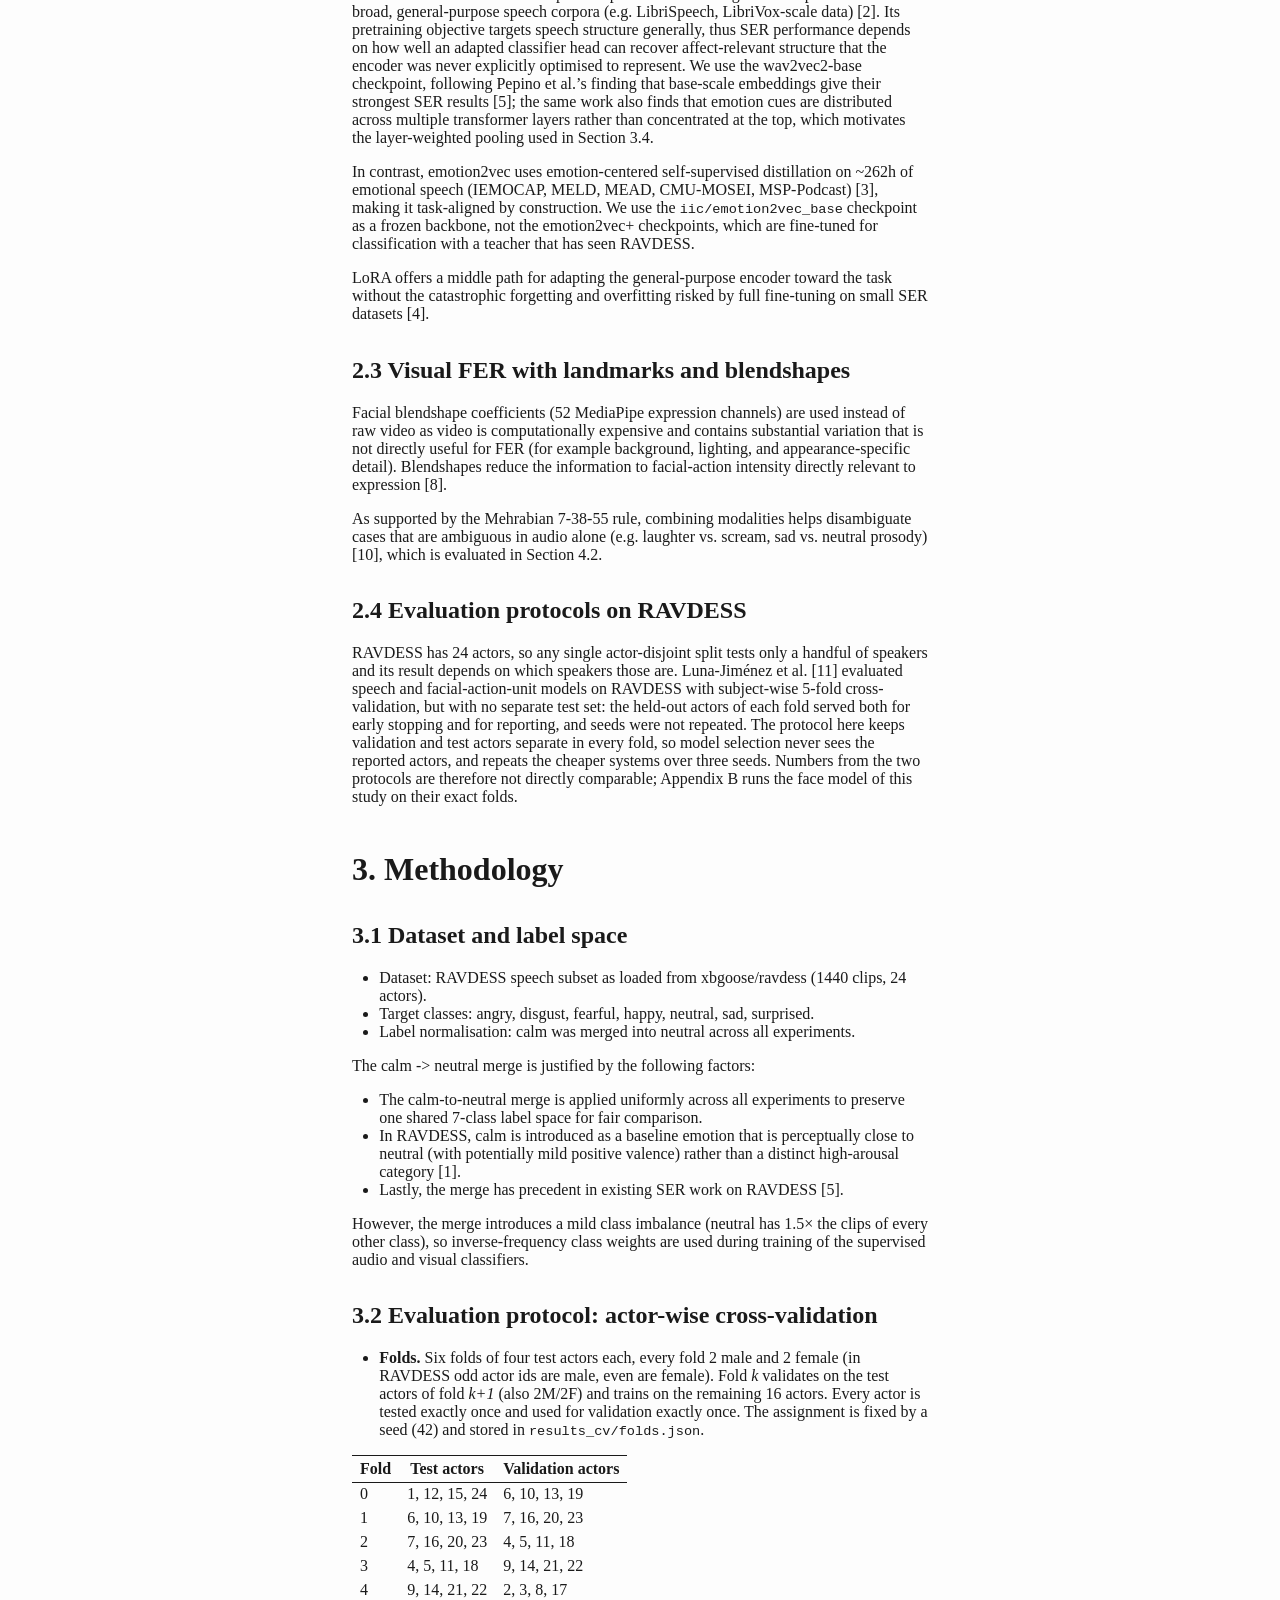
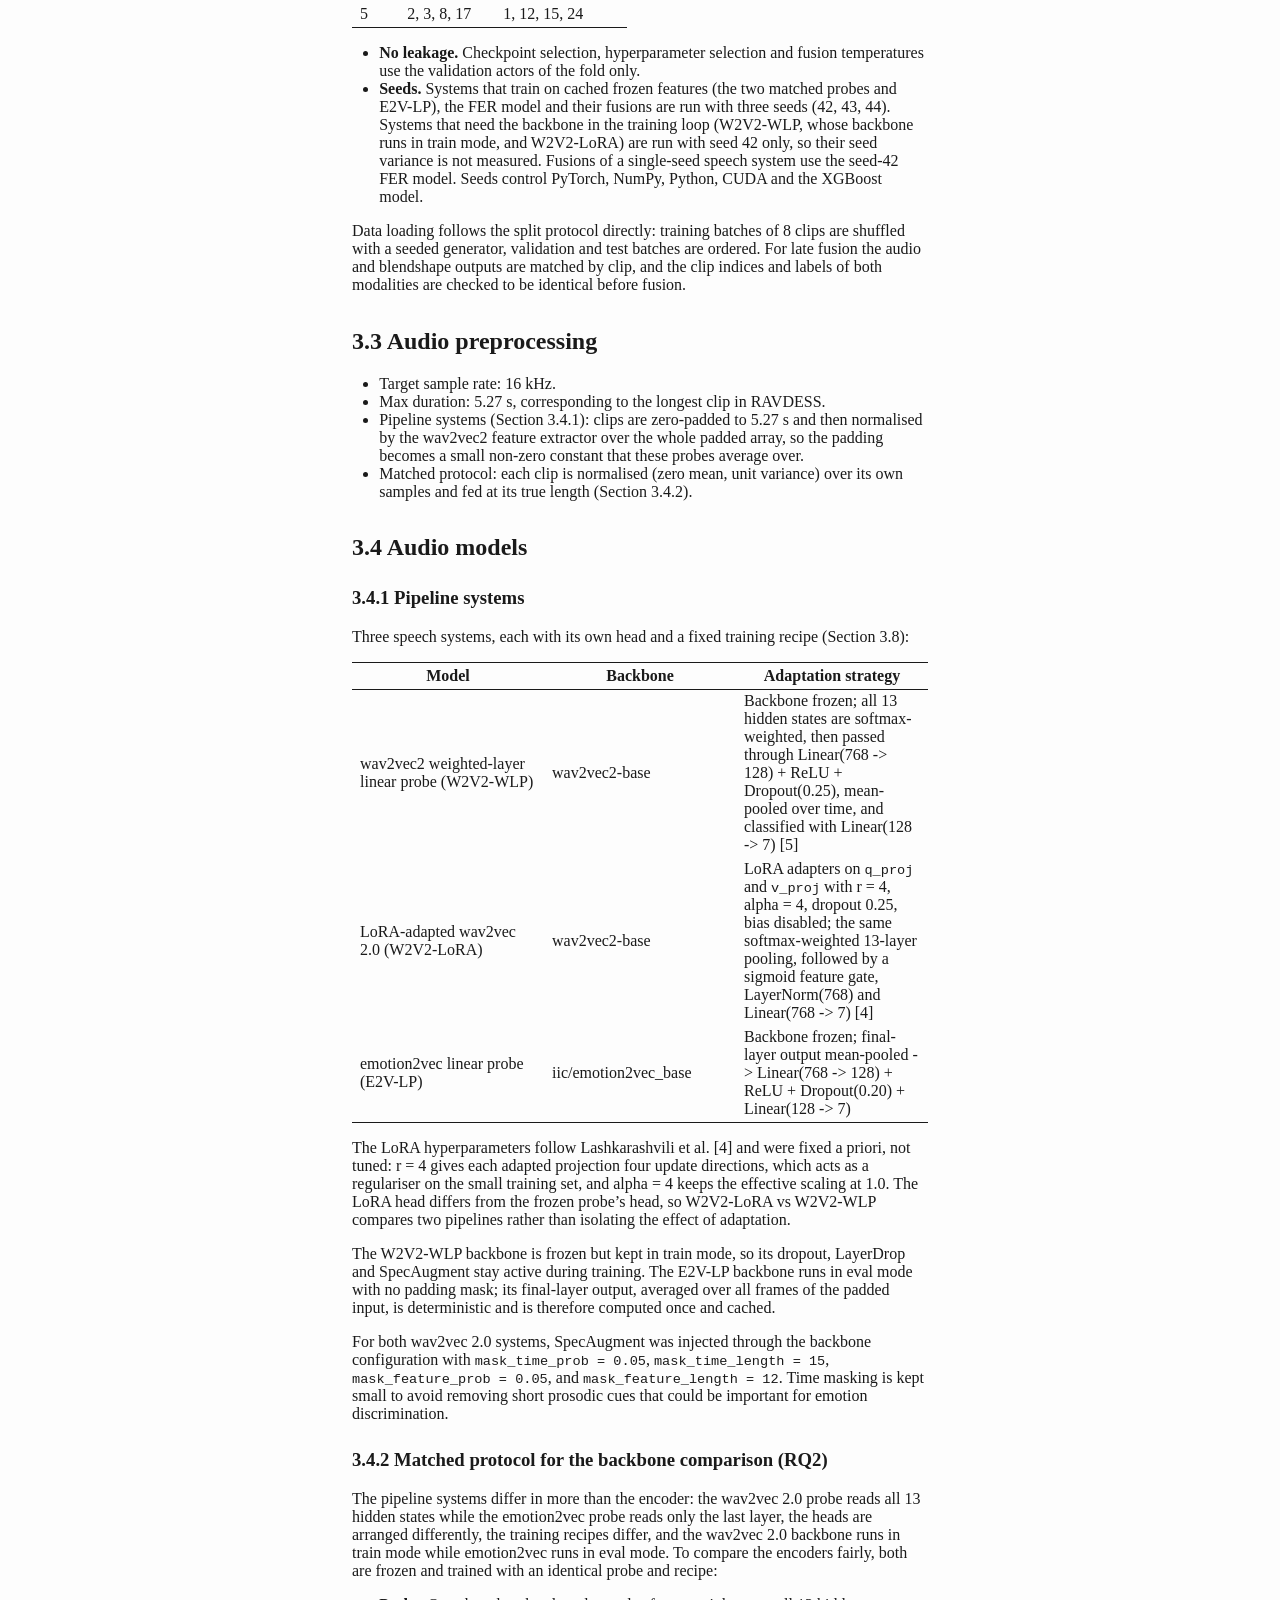
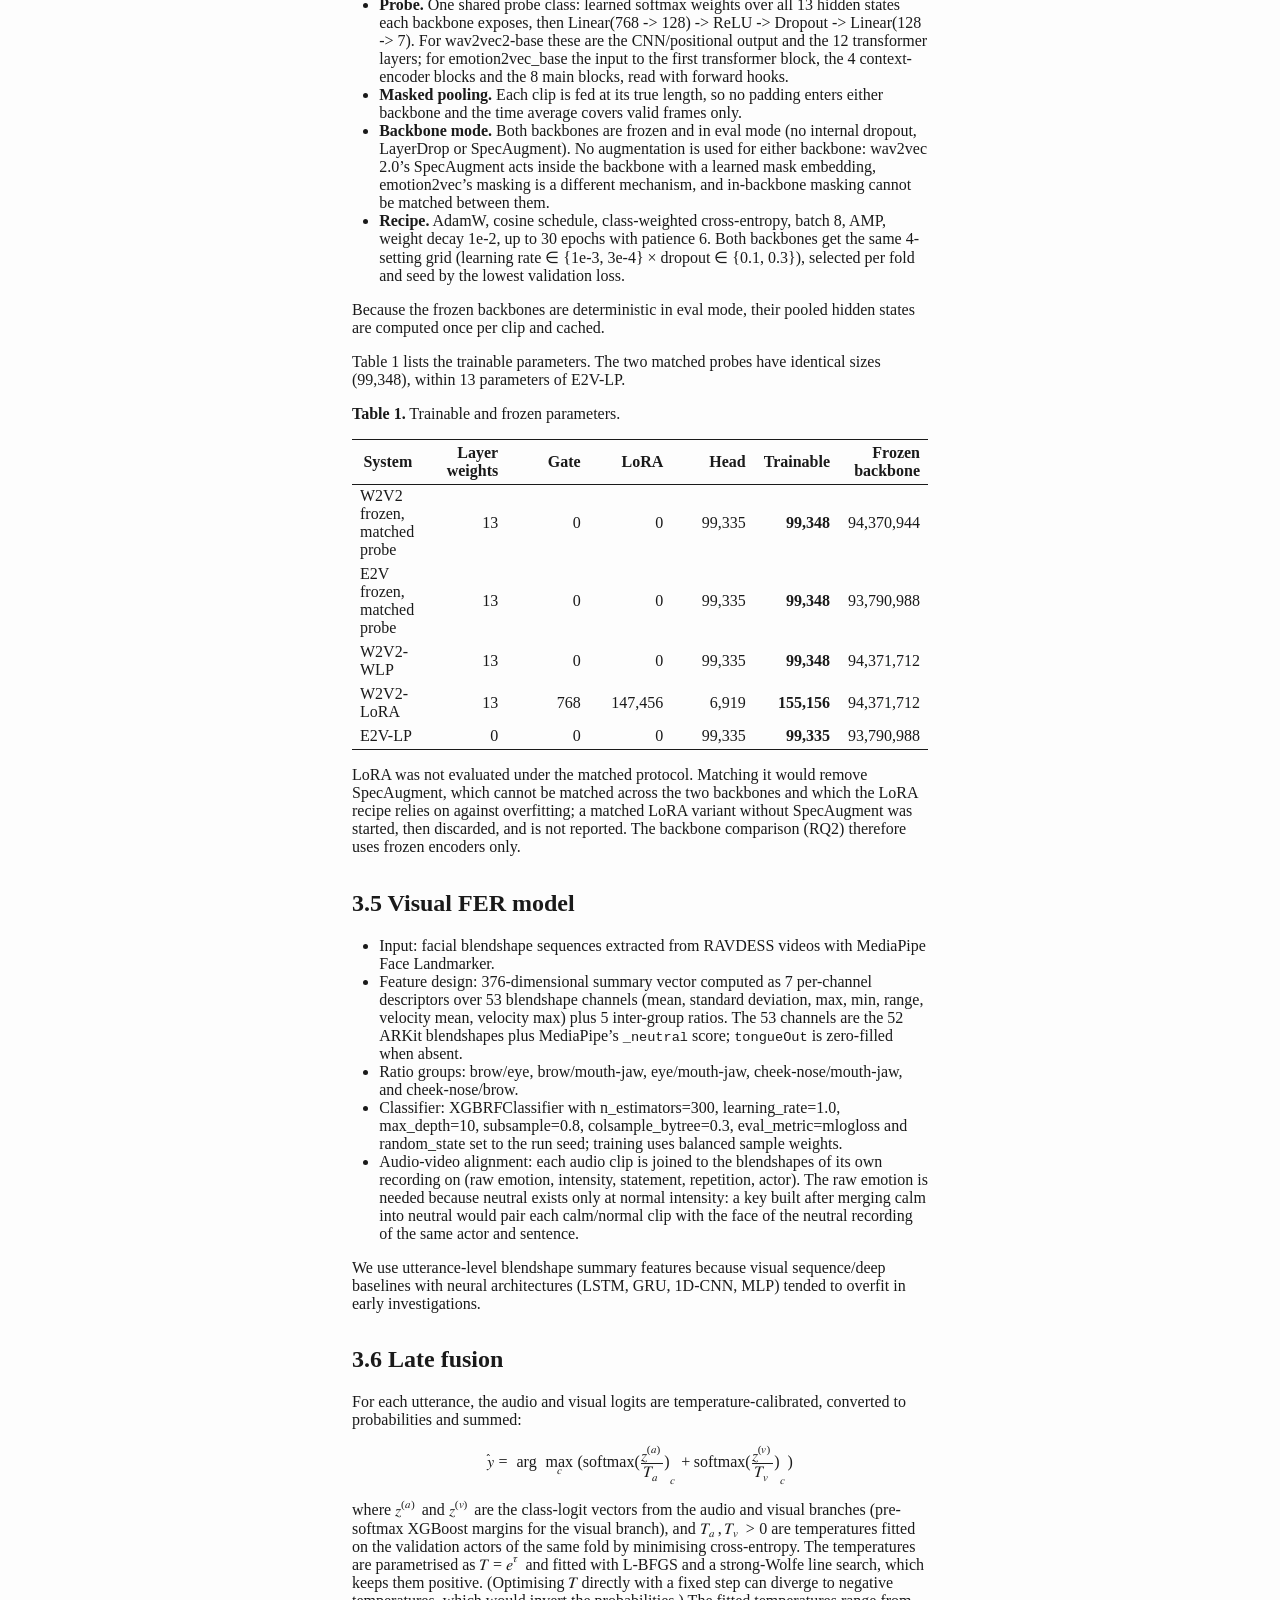
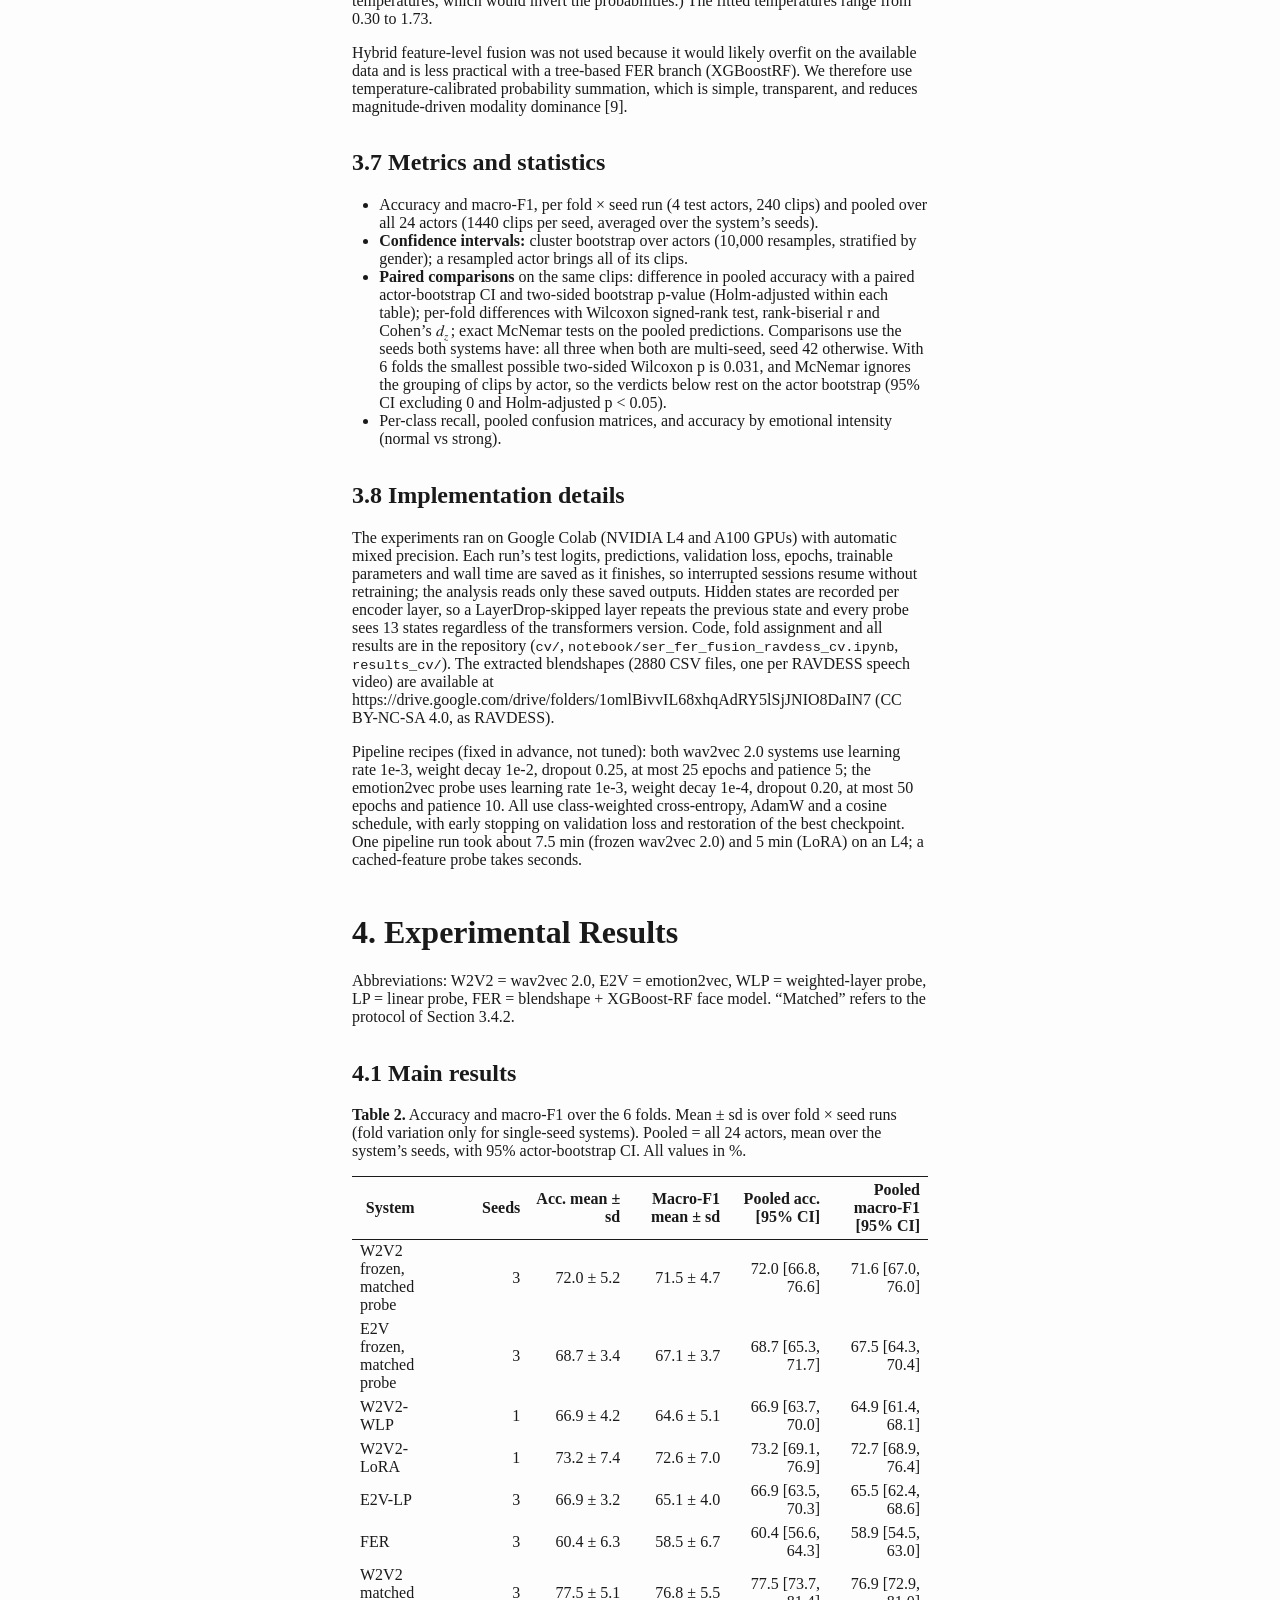
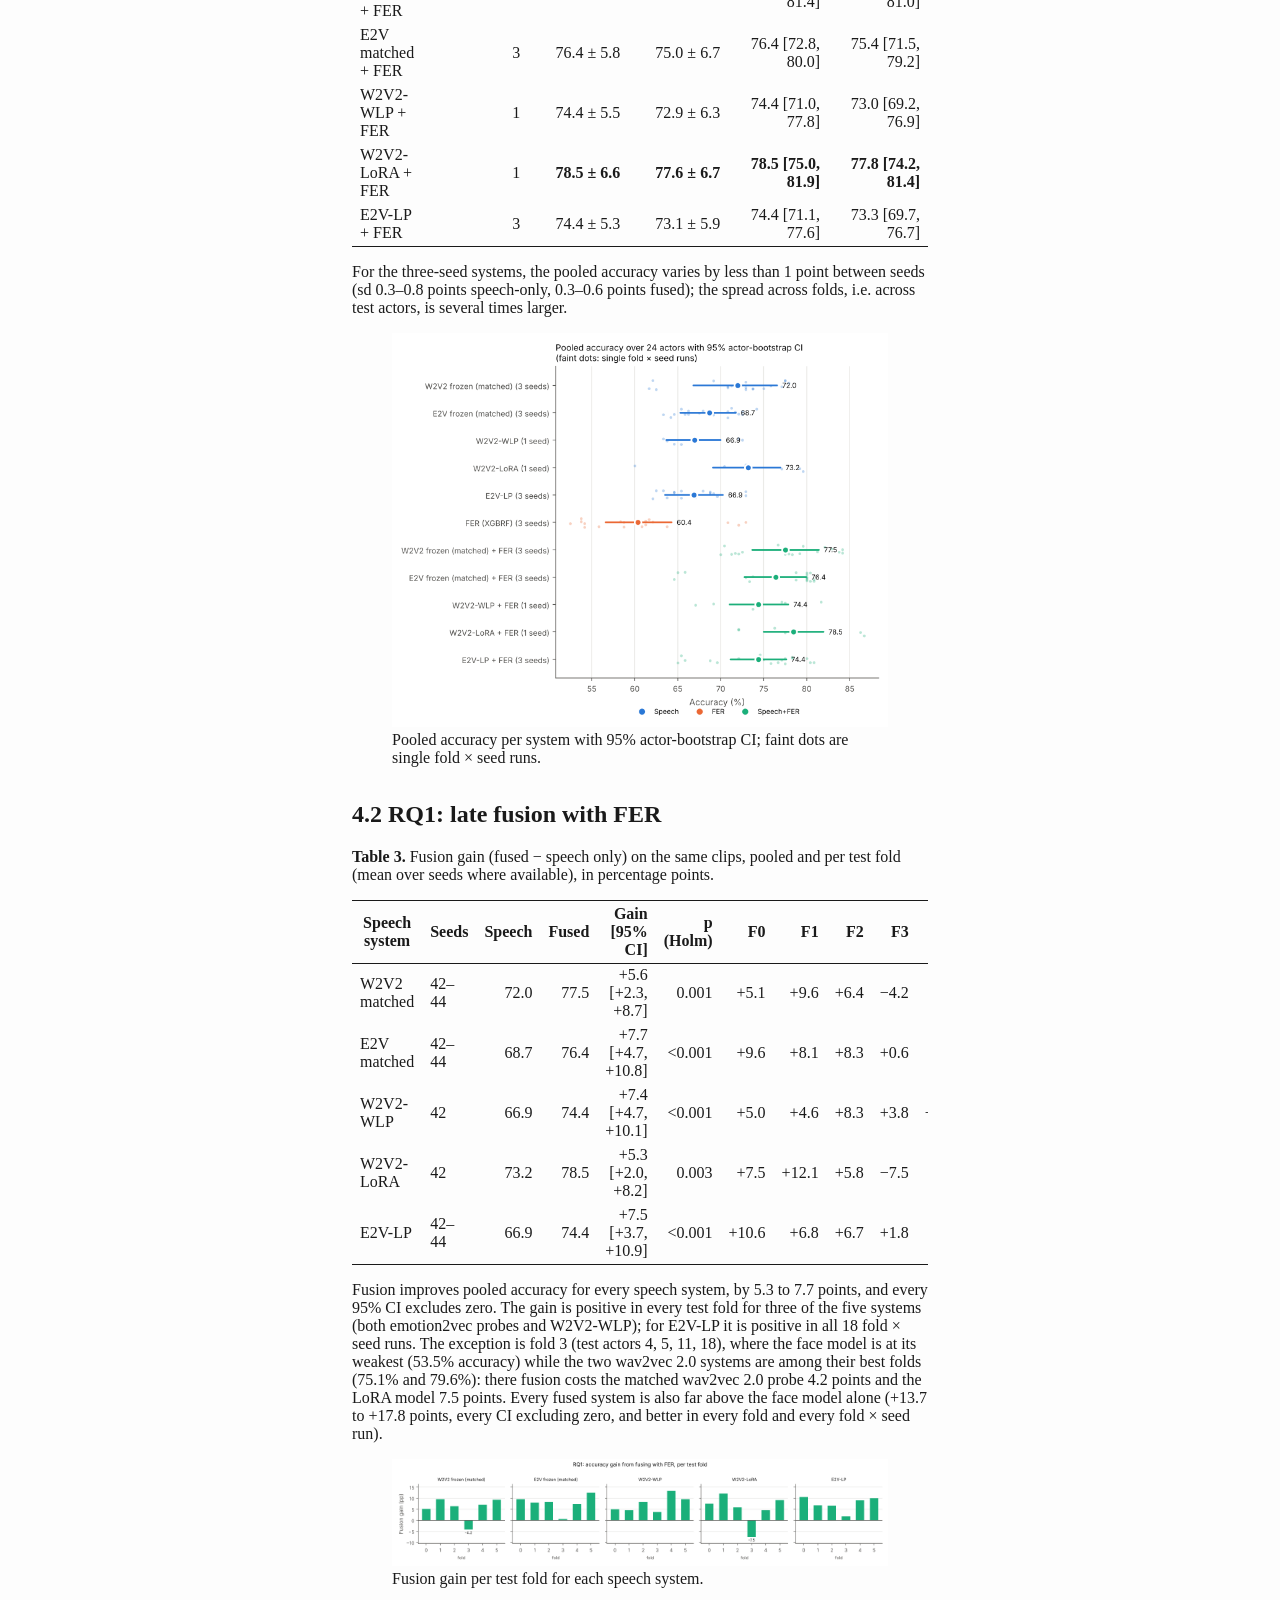
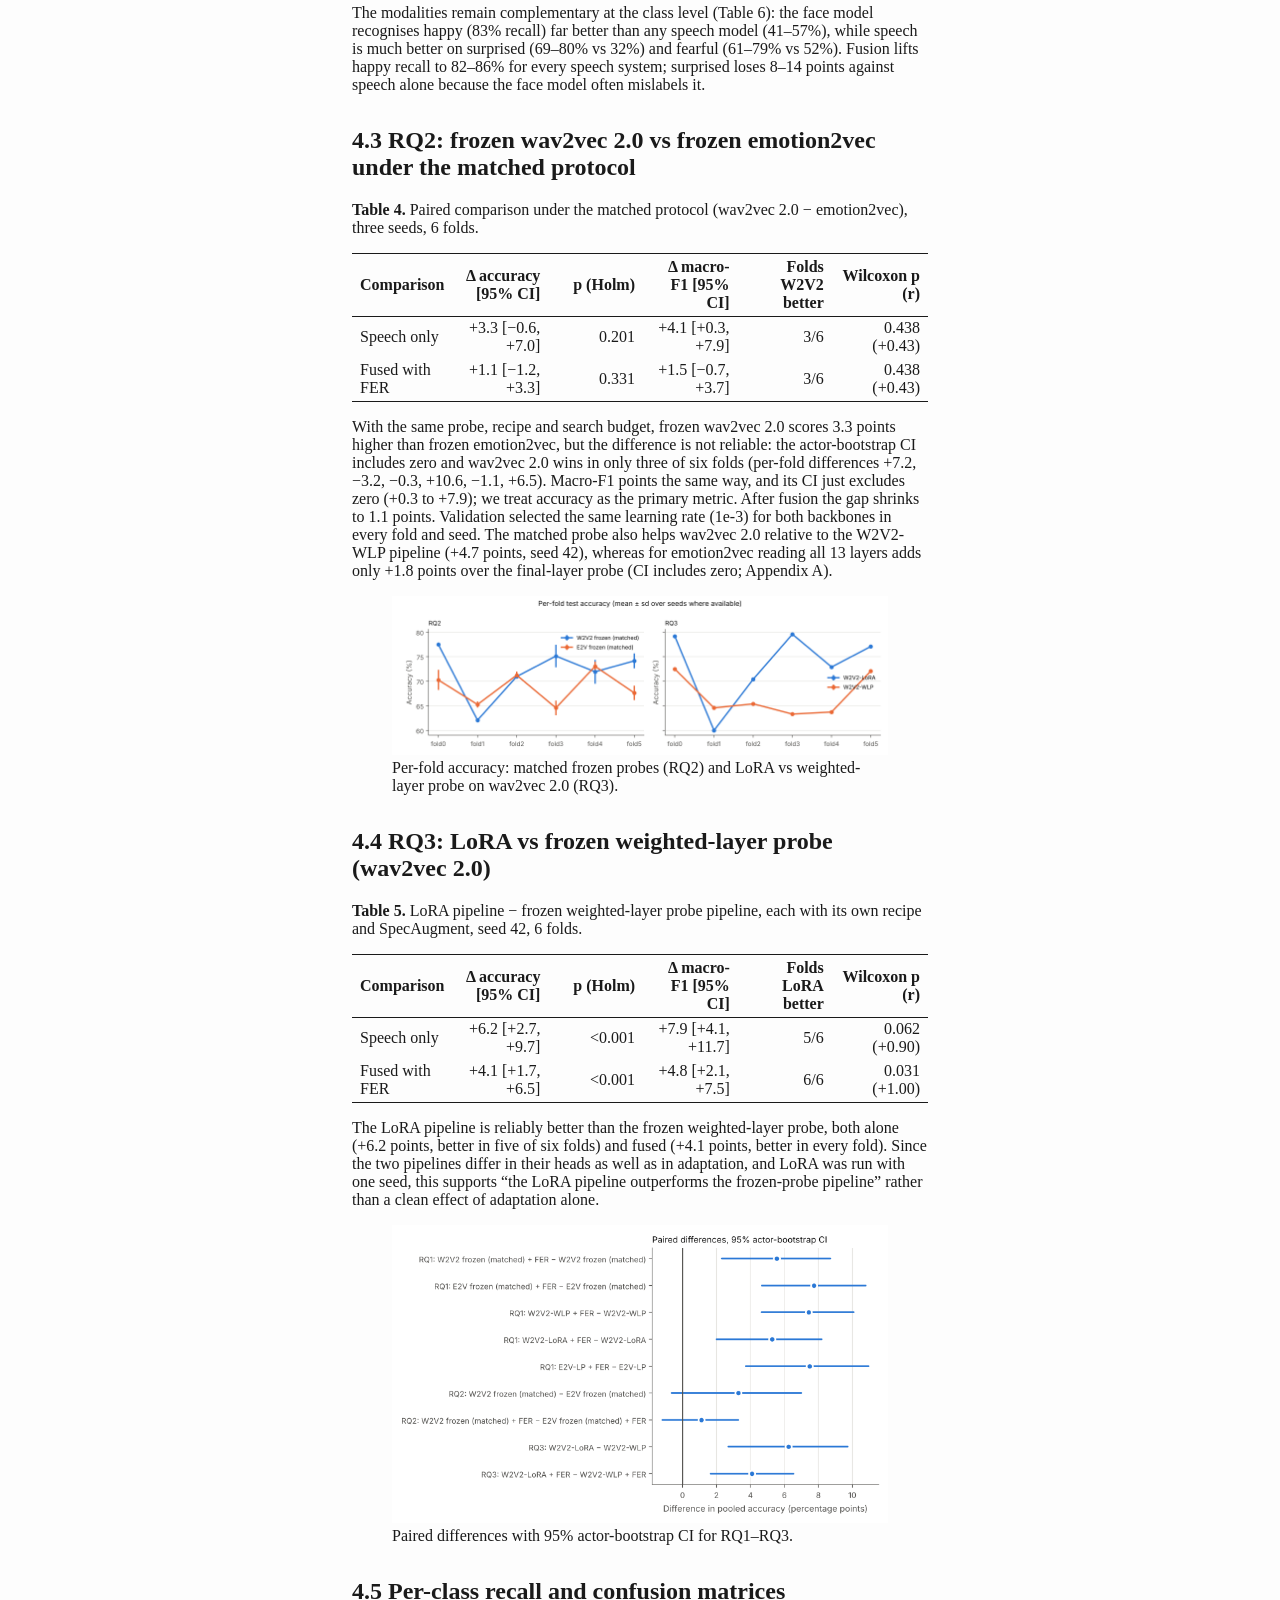
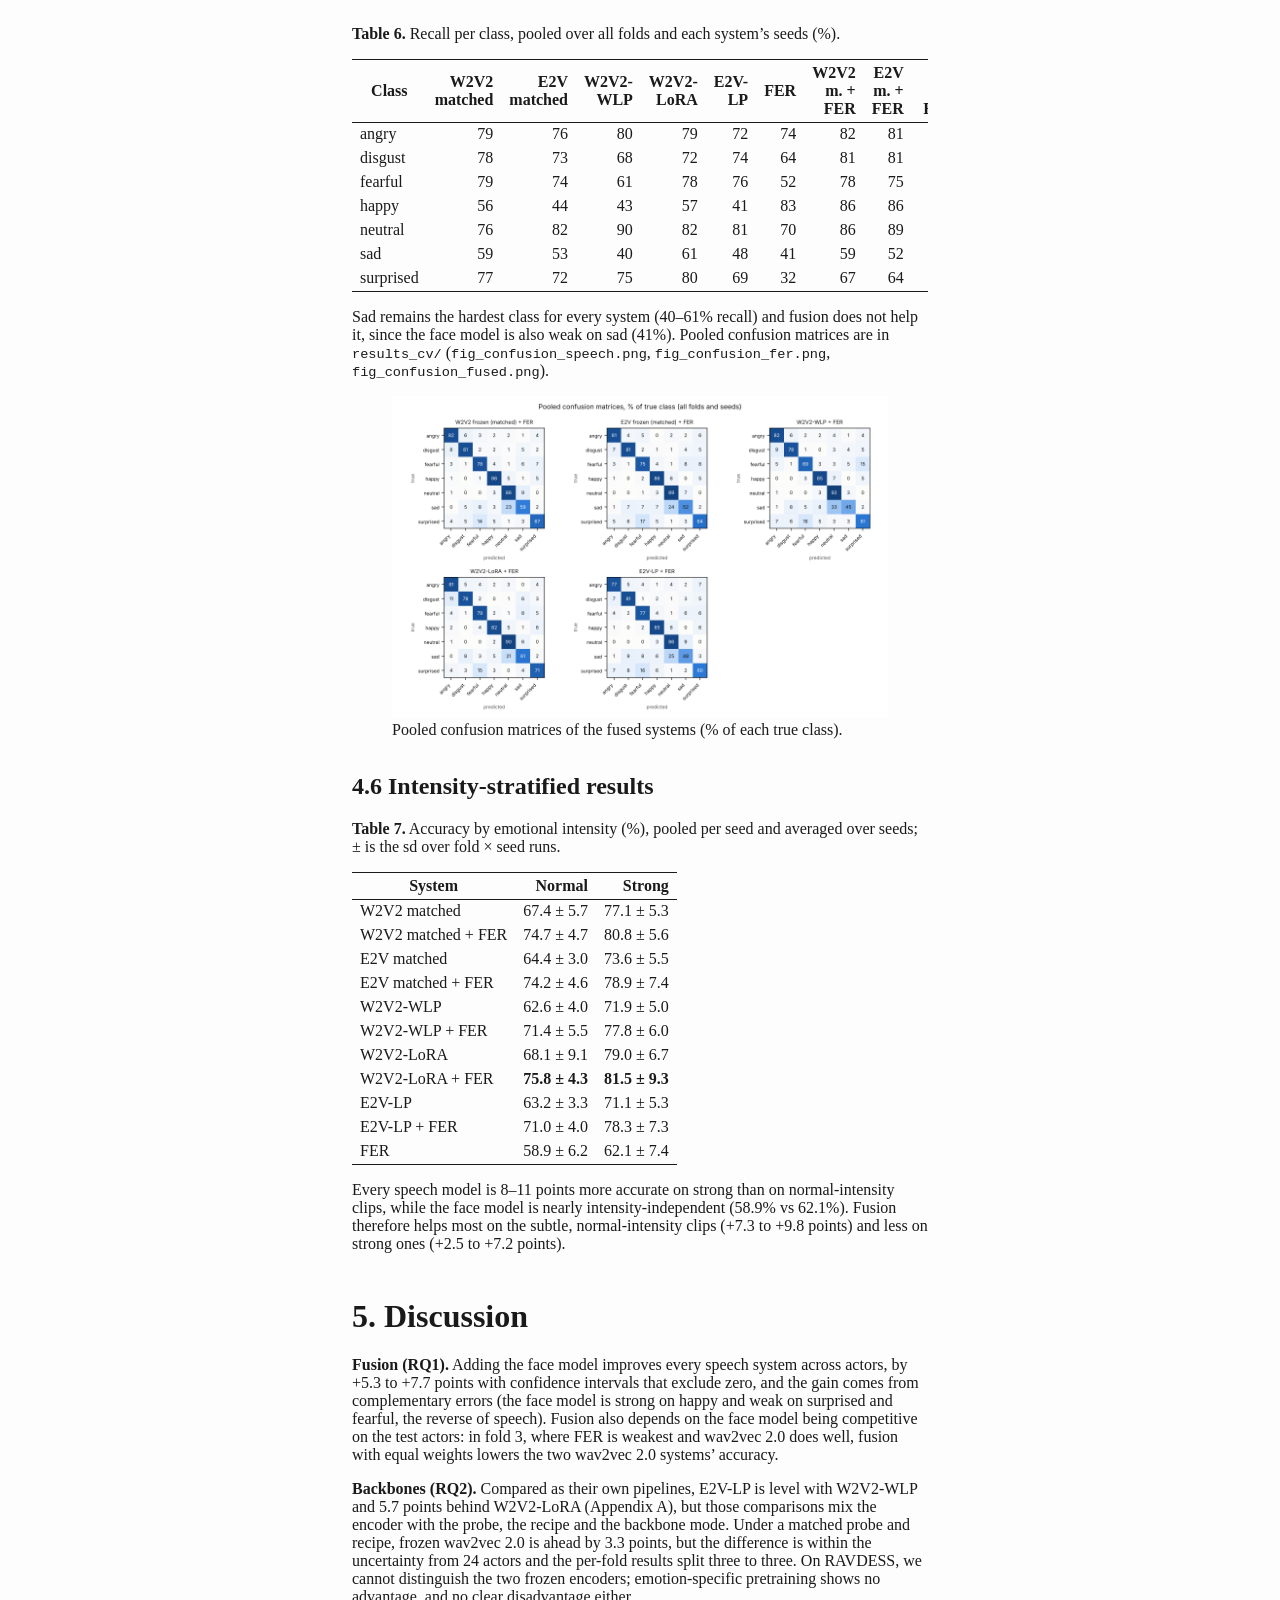
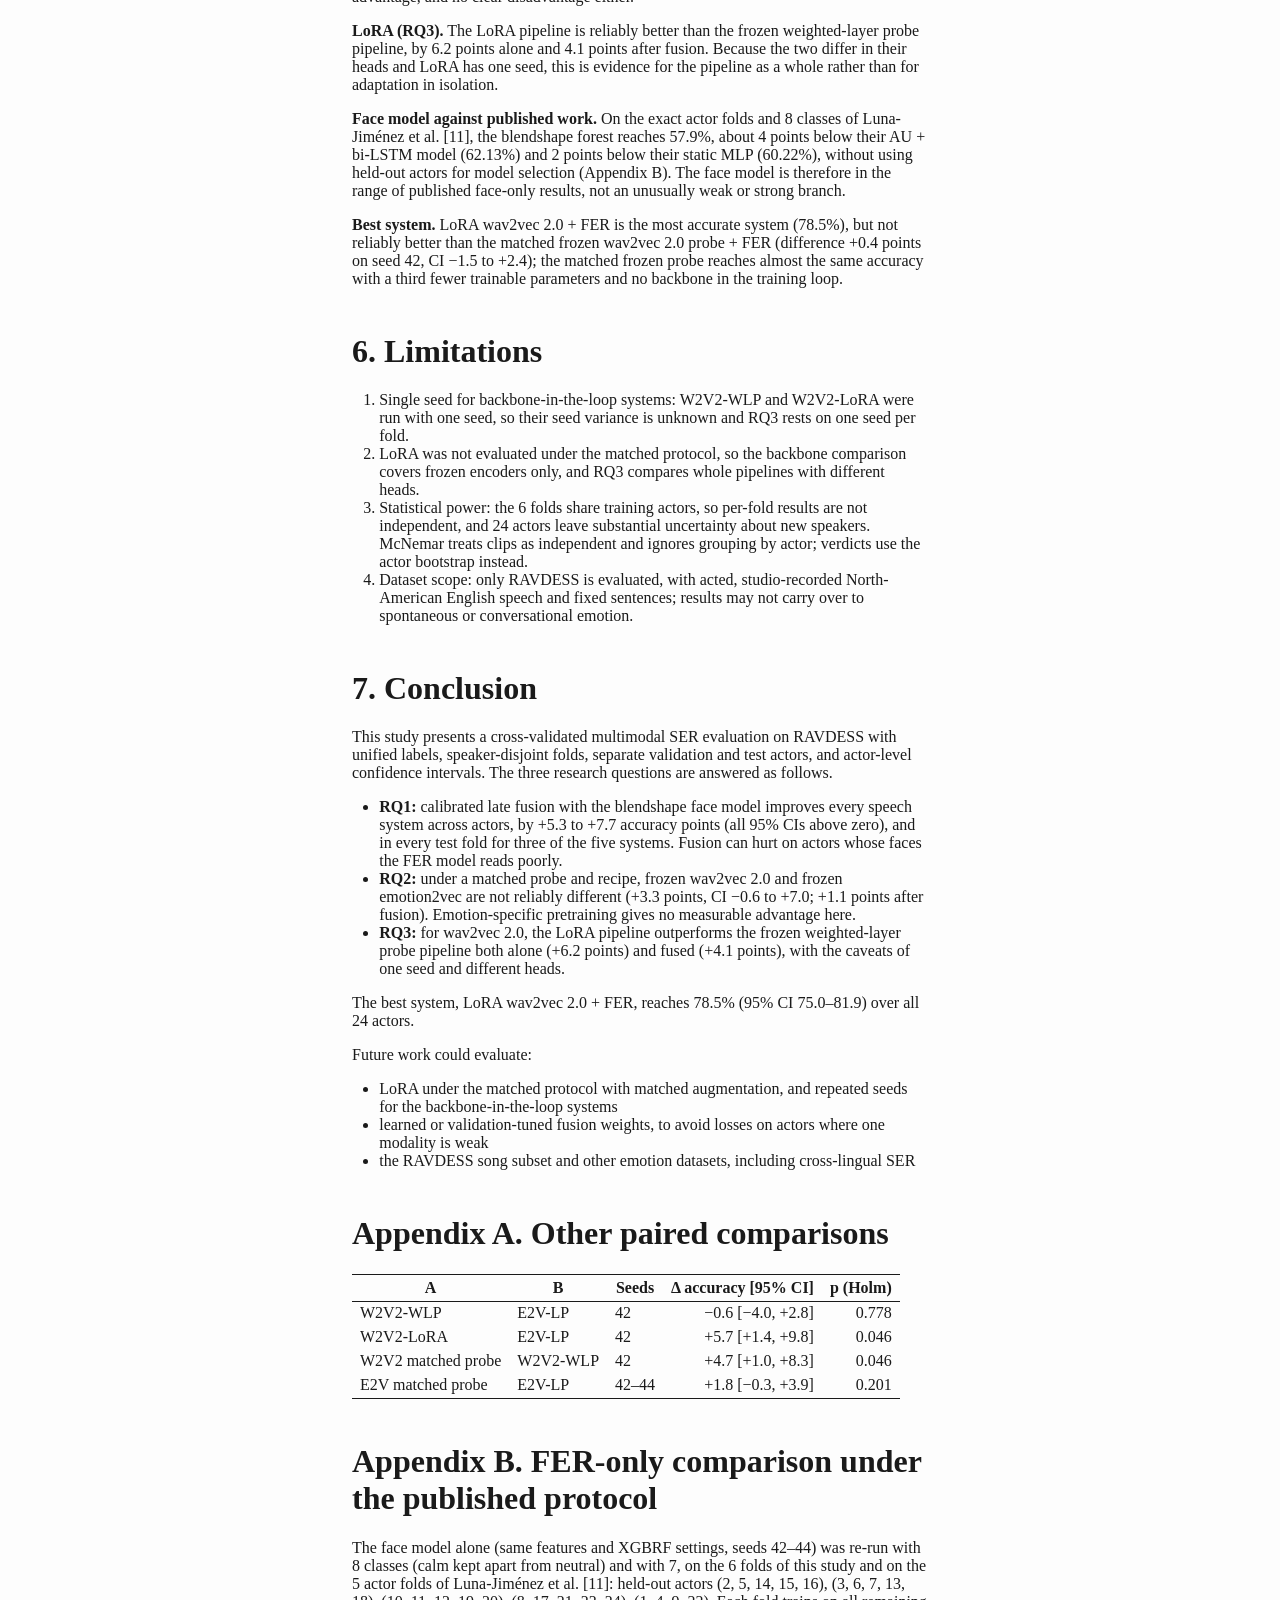
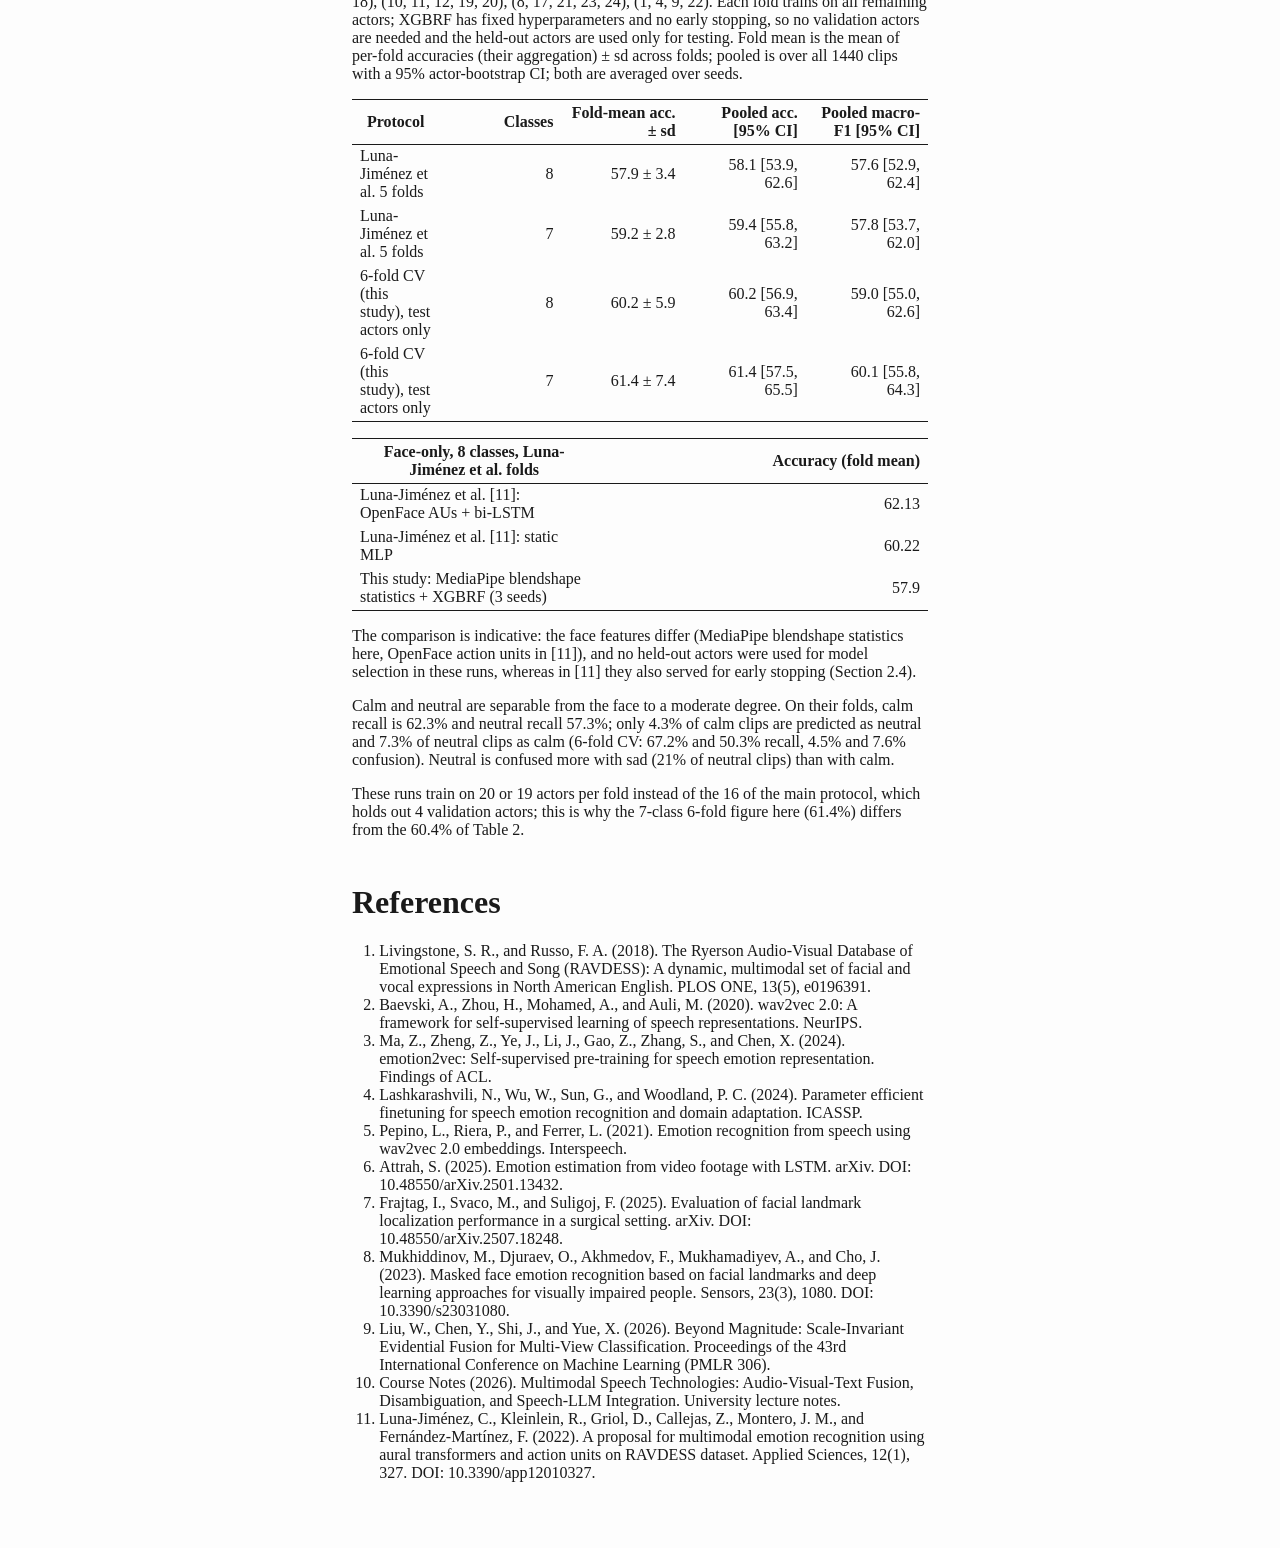
<file: report/index.html>
<!DOCTYPE html>
<html xmlns="http://www.w3.org/1999/xhtml" lang="en" xml:lang="en">
<head>
  <meta charset="utf-8" />
  <meta name="generator" content="pandoc" />
  <meta name="viewport" content="width=device-width, initial-scale=1.0, user-scalable=yes" />
  <title>Multimodal Speech Emotion Recognition on RAVDESS</title>
  <style>
    html {
      color: #1a1a1a;
      background-color: #fdfdfd;
    }
    body {
      margin: 0 auto;
      max-width: 36em;
      padding-left: 50px;
      padding-right: 50px;
      padding-top: 50px;
      padding-bottom: 50px;
      hyphens: auto;
      overflow-wrap: break-word;
      text-rendering: optimizeLegibility;
      font-kerning: normal;
    }
    @media (max-width: 600px) {
      body {
        font-size: 0.9em;
        padding: 12px;
      }
      h1 {
        font-size: 1.8em;
      }
    }
    @media print {
      html {
        background-color: white;
      }
      body {
        background-color: transparent;
        color: black;
        font-size: 12pt;
      }
      p, h2, h3 {
        orphans: 3;
        widows: 3;
      }
      h2, h3, h4 {
        page-break-after: avoid;
      }
    }
    p {
      margin: 1em 0;
    }
    a {
      color: #1a1a1a;
    }
    a:visited {
      color: #1a1a1a;
    }
    img {
      max-width: 100%;
    }
    h1, h2, h3, h4, h5, h6 {
      margin-top: 1.4em;
    }
    h5, h6 {
      font-size: 1em;
      font-style: italic;
    }
    h6 {
      font-weight: normal;
    }
    ol, ul {
      padding-left: 1.7em;
      margin-top: 1em;
    }
    li > ol, li > ul {
      margin-top: 0;
    }
    blockquote {
      margin: 1em 0 1em 1.7em;
      padding-left: 1em;
      border-left: 2px solid #e6e6e6;
      color: #606060;
    }
    code {
      font-family: Menlo, Monaco, Consolas, 'Lucida Console', monospace;
      font-size: 85%;
      margin: 0;
      hyphens: manual;
    }
    pre {
      margin: 1em 0;
      overflow: auto;
    }
    pre code {
      padding: 0;
      overflow: visible;
      overflow-wrap: normal;
    }
    .sourceCode {
     background-color: transparent;
     overflow: visible;
    }
    hr {
      background-color: #1a1a1a;
      border: none;
      height: 1px;
      margin: 1em 0;
    }
    table {
      margin: 1em 0;
      border-collapse: collapse;
      width: 100%;
      overflow-x: auto;
      display: block;
      font-variant-numeric: lining-nums tabular-nums;
    }
    table caption {
      margin-bottom: 0.75em;
    }
    tbody {
      margin-top: 0.5em;
      border-top: 1px solid #1a1a1a;
      border-bottom: 1px solid #1a1a1a;
    }
    th {
      border-top: 1px solid #1a1a1a;
      padding: 0.25em 0.5em 0.25em 0.5em;
    }
    td {
      padding: 0.125em 0.5em 0.25em 0.5em;
    }
    header {
      margin-bottom: 4em;
      text-align: center;
    }
    #TOC li {
      list-style: none;
    }
    #TOC ul {
      padding-left: 1.3em;
    }
    #TOC > ul {
      padding-left: 0;
    }
    #TOC a:not(:hover) {
      text-decoration: none;
    }
    code{white-space: pre-wrap;}
    span.smallcaps{font-variant: small-caps;}
    div.columns{display: flex; gap: min(4vw, 1.5em);}
    div.column{flex: auto; overflow-x: auto;}
    div.hanging-indent{margin-left: 1.5em; text-indent: -1.5em;}
    /* The extra [class] is a hack that increases specificity enough to
       override a similar rule in reveal.js */
    ul.task-list[class]{list-style: none;}
    ul.task-list li input[type="checkbox"] {
      font-size: inherit;
      width: 0.8em;
      margin: 0 0.8em 0.2em -1.6em;
      vertical-align: middle;
    }
  </style>
</head>
<body>
<p><a href="../">← Interactive overview</a> · <a href="report.pdf">PDF</a> · <a href="https://github.com/tharencandi/fer-ser-fusion">GitHub</a></p>
<header id="title-block-header">
<h1 class="title">Multimodal Speech Emotion Recognition with Late Fusion
of Self-Supervised Audio Models and Visual Blendshape Features on
RAVDESS</h1>
</header>
<p>Tharen Emmanuel Candi tharenemmanuel.candi@studenti.unipd.it</p>
<h1 id="introduction">1. Introduction</h1>
<p>Speech Emotion Recognition (SER) is a critical component for many
downstream applications, but it requires a deep understanding of
intricate paralinguistic cues and pushes the limits of vocal acoustic
variability. Consequently, SER remains a strong benchmark for evaluating
speech foundation models (SFMs), as it tests the richness of their
embedding spaces. It also serves as a candidate task for the application
of multimodal models, as human emotion recognition is inherently
multimodal.</p>
<p>Using the RAVDESS dataset as a benchmark, we evaluate
temperature-calibrated late fusion of self-supervised speech encoders
with a facial emotion recognition (FER) model built on MediaPipe
blendshapes, and compare a general SFM (wav2vec 2.0) with an
emotion-specialised SSL model (emotion2vec).</p>
<p>Every system is evaluated with <strong>6-fold actor-wise
cross-validation</strong>, so that every actor is tested exactly once by
models that never saw them, with 95% confidence intervals from an
actor-level bootstrap. The two speech encoders are compared both within
their own pipelines and under a <strong>matched probe and training
recipe</strong>.</p>
<p>This project addresses three research questions:</p>
<ol type="1">
<li><strong>RQ1 (main).</strong> Does temperature-calibrated late fusion
with the blendshape + XGBoost-RF face model improve SER across
actors?</li>
<li><strong>RQ2.</strong> Under a matched probe and recipe, how do
frozen wav2vec 2.0 and frozen emotion2vec compare?</li>
<li><strong>RQ3.</strong> For wav2vec 2.0, does LoRA adaptation improve
over a frozen weighted-layer probe?</li>
</ol>
<h1 id="background-and-related-work">2. Background and Related Work</h1>
<h2 id="ravdess-as-an-evaluation-benchmark">2.1 RAVDESS as an evaluation
benchmark</h2>
<p>RAVDESS is a validated multimodal emotional dataset with controlled
statements, multiple emotions, and explicit intensity levels, recorded
from 24 professional actors [1]. Its strengths are recording quality and
balanced class structure; its key limitation is that it remains acted
and therefore only partially representative of natural conversational
affect [1].</p>
<h2 id="dataset-selection-rationale-for-this-project">2.1.1 Dataset
selection rationale for this project</h2>
<p>RAVDESS was selected for both scientific and practical reasons:</p>
<ul>
<li>It is natively multimodal (audio and video), matching the core
question of SER-FER late fusion [1].</li>
<li>It uses fixed lexical content across emotions, which helps isolate
affective cues from language variation [1].</li>
<li>Its full emotion inventory is balanced, which makes it a cleaner
benchmark for controlled model comparison [1].</li>
<li>It is extensively used as an SER evaluation benchmark, which
supports comparison with prior work [1,5].</li>
<li>Its size and structure fit actor-disjoint experiments under project
compute constraints [1,5].</li>
</ul>
<h2
id="audio-representations-general-purpose-ssl-emotion-specialised-ssl-and-parameter-efficient-adaptation">2.2
Audio representations: general-purpose SSL, emotion-specialised SSL, and
parameter-efficient adaptation</h2>
<p>wav2vec 2.0 learns contextual speech representations through masked
prediction over broad, general-purpose speech corpora (e.g. LibriSpeech,
LibriVox-scale data) [2]. Its pretraining objective targets speech
structure generally, thus SER performance depends on how well an adapted
classifier head can recover affect-relevant structure that the encoder
was never explicitly optimised to represent. We use the wav2vec2-base
checkpoint, following Pepino et al.’s finding that base-scale embeddings
give their strongest SER results [5]; the same work also finds that
emotion cues are distributed across multiple transformer layers rather
than concentrated at the top, which motivates the layer-weighted pooling
used in Section 3.4.</p>
<p>In contrast, emotion2vec uses emotion-centered self-supervised
distillation on ~262h of emotional speech (IEMOCAP, MELD, MEAD,
CMU-MOSEI, MSP-Podcast) [3], making it task-aligned by construction. We
use the <code>iic/emotion2vec_base</code> checkpoint as a frozen
backbone, not the emotion2vec+ checkpoints, which are fine-tuned for
classification with a teacher that has seen RAVDESS.</p>
<p>LoRA offers a middle path for adapting the general-purpose encoder
toward the task without the catastrophic forgetting and overfitting
risked by full fine-tuning on small SER datasets [4].</p>
<h2 id="visual-fer-with-landmarks-and-blendshapes">2.3 Visual FER with
landmarks and blendshapes</h2>
<p>Facial blendshape coefficients (52 MediaPipe expression channels) are
used instead of raw video as video is computationally expensive and
contains substantial variation that is not directly useful for FER (for
example background, lighting, and appearance-specific detail).
Blendshapes reduce the information to facial-action intensity directly
relevant to expression [8].</p>
<p>As supported by the Mehrabian 7-38-55 rule, combining modalities
helps disambiguate cases that are ambiguous in audio alone
(e.g. laughter vs. scream, sad vs. neutral prosody) [10], which is
evaluated in Section 4.2.</p>
<h2 id="evaluation-protocols-on-ravdess">2.4 Evaluation protocols on
RAVDESS</h2>
<p>RAVDESS has 24 actors, so any single actor-disjoint split tests only
a handful of speakers and its result depends on which speakers those
are. Luna-Jiménez et al. [11] evaluated speech and facial-action-unit
models on RAVDESS with subject-wise 5-fold cross-validation, but with no
separate test set: the held-out actors of each fold served both for
early stopping and for reporting, and seeds were not repeated. The
protocol here keeps validation and test actors separate in every fold,
so model selection never sees the reported actors, and repeats the
cheaper systems over three seeds. Numbers from the two protocols are
therefore not directly comparable; Appendix B runs the face model of
this study on their exact folds.</p>
<h1 id="methodology">3. Methodology</h1>
<h2 id="dataset-and-label-space">3.1 Dataset and label space</h2>
<ul>
<li>Dataset: RAVDESS speech subset as loaded from xbgoose/ravdess (1440
clips, 24 actors).</li>
<li>Target classes: angry, disgust, fearful, happy, neutral, sad,
surprised.</li>
<li>Label normalisation: calm was merged into neutral across all
experiments.</li>
</ul>
<p>The calm -&gt; neutral merge is justified by the following
factors:</p>
<ul>
<li>The calm-to-neutral merge is applied uniformly across all
experiments to preserve one shared 7-class label space for fair
comparison.</li>
<li>In RAVDESS, calm is introduced as a baseline emotion that is
perceptually close to neutral (with potentially mild positive valence)
rather than a distinct high-arousal category [1].</li>
<li>Lastly, the merge has precedent in existing SER work on RAVDESS
[5].</li>
</ul>
<p>However, the merge introduces a mild class imbalance (neutral has
1.5× the clips of every other class), so inverse-frequency class weights
are used during training of the supervised audio and visual
classifiers.</p>
<h2 id="evaluation-protocol-actor-wise-cross-validation">3.2 Evaluation
protocol: actor-wise cross-validation</h2>
<ul>
<li><strong>Folds.</strong> Six folds of four test actors each, every
fold 2 male and 2 female (in RAVDESS odd actor ids are male, even are
female). Fold <em>k</em> validates on the test actors of fold
<em>k+1</em> (also 2M/2F) and trains on the remaining 16 actors. Every
actor is tested exactly once and used for validation exactly once. The
assignment is fixed by a seed (42) and stored in
<code>results_cv/folds.json</code>.</li>
</ul>
<table>
<thead>
<tr class="header">
<th>Fold</th>
<th>Test actors</th>
<th>Validation actors</th>
</tr>
</thead>
<tbody>
<tr class="odd">
<td>0</td>
<td>1, 12, 15, 24</td>
<td>6, 10, 13, 19</td>
</tr>
<tr class="even">
<td>1</td>
<td>6, 10, 13, 19</td>
<td>7, 16, 20, 23</td>
</tr>
<tr class="odd">
<td>2</td>
<td>7, 16, 20, 23</td>
<td>4, 5, 11, 18</td>
</tr>
<tr class="even">
<td>3</td>
<td>4, 5, 11, 18</td>
<td>9, 14, 21, 22</td>
</tr>
<tr class="odd">
<td>4</td>
<td>9, 14, 21, 22</td>
<td>2, 3, 8, 17</td>
</tr>
<tr class="even">
<td>5</td>
<td>2, 3, 8, 17</td>
<td>1, 12, 15, 24</td>
</tr>
</tbody>
</table>
<ul>
<li><strong>No leakage.</strong> Checkpoint selection, hyperparameter
selection and fusion temperatures use the validation actors of the fold
only.</li>
<li><strong>Seeds.</strong> Systems that train on cached frozen features
(the two matched probes and E2V-LP), the FER model and their fusions are
run with three seeds (42, 43, 44). Systems that need the backbone in the
training loop (W2V2-WLP, whose backbone runs in train mode, and
W2V2-LoRA) are run with seed 42 only, so their seed variance is not
measured. Fusions of a single-seed speech system use the seed-42 FER
model. Seeds control PyTorch, NumPy, Python, CUDA and the XGBoost
model.</li>
</ul>
<p>Data loading follows the split protocol directly: training batches of
8 clips are shuffled with a seeded generator, validation and test
batches are ordered. For late fusion the audio and blendshape outputs
are matched by clip, and the clip indices and labels of both modalities
are checked to be identical before fusion.</p>
<h2 id="audio-preprocessing">3.3 Audio preprocessing</h2>
<ul>
<li>Target sample rate: 16 kHz.</li>
<li>Max duration: 5.27 s, corresponding to the longest clip in
RAVDESS.</li>
<li>Pipeline systems (Section 3.4.1): clips are zero-padded to 5.27 s
and then normalised by the wav2vec2 feature extractor over the whole
padded array, so the padding becomes a small non-zero constant that
these probes average over.</li>
<li>Matched protocol: each clip is normalised (zero mean, unit variance)
over its own samples and fed at its true length (Section 3.4.2).</li>
</ul>
<h2 id="audio-models">3.4 Audio models</h2>
<h3 id="pipeline-systems">3.4.1 Pipeline systems</h3>
<p>Three speech systems, each with its own head and a fixed training
recipe (Section 3.8):</p>
<table>
<colgroup>
<col style="width: 33%" />
<col style="width: 33%" />
<col style="width: 33%" />
</colgroup>
<thead>
<tr class="header">
<th>Model</th>
<th>Backbone</th>
<th>Adaptation strategy</th>
</tr>
</thead>
<tbody>
<tr class="odd">
<td>wav2vec2 weighted-layer linear probe (W2V2-WLP)</td>
<td>wav2vec2-base</td>
<td>Backbone frozen; all 13 hidden states are softmax-weighted, then
passed through Linear(768 -&gt; 128) + ReLU + Dropout(0.25), mean-pooled
over time, and classified with Linear(128 -&gt; 7) [5]</td>
</tr>
<tr class="even">
<td>LoRA-adapted wav2vec 2.0 (W2V2-LoRA)</td>
<td>wav2vec2-base</td>
<td>LoRA adapters on <code>q_proj</code> and <code>v_proj</code> with r
= 4, alpha = 4, dropout 0.25, bias disabled; the same softmax-weighted
13-layer pooling, followed by a sigmoid feature gate, LayerNorm(768) and
Linear(768 -&gt; 7) [4]</td>
</tr>
<tr class="odd">
<td>emotion2vec linear probe (E2V-LP)</td>
<td>iic/emotion2vec_base</td>
<td>Backbone frozen; final-layer output mean-pooled -&gt; Linear(768
-&gt; 128) + ReLU + Dropout(0.20) + Linear(128 -&gt; 7)</td>
</tr>
</tbody>
</table>
<p>The LoRA hyperparameters follow Lashkarashvili et al. [4] and were
fixed a priori, not tuned: r = 4 gives each adapted projection four
update directions, which acts as a regulariser on the small training
set, and alpha = 4 keeps the effective scaling at 1.0. The LoRA head
differs from the frozen probe’s head, so W2V2-LoRA vs W2V2-WLP compares
two pipelines rather than isolating the effect of adaptation.</p>
<p>The W2V2-WLP backbone is frozen but kept in train mode, so its
dropout, LayerDrop and SpecAugment stay active during training. The
E2V-LP backbone runs in eval mode with no padding mask; its final-layer
output, averaged over all frames of the padded input, is deterministic
and is therefore computed once and cached.</p>
<p>For both wav2vec 2.0 systems, SpecAugment was injected through the
backbone configuration with <code>mask_time_prob = 0.05</code>,
<code>mask_time_length = 15</code>,
<code>mask_feature_prob = 0.05</code>, and
<code>mask_feature_length = 12</code>. Time masking is kept small to
avoid removing short prosodic cues that could be important for emotion
discrimination.</p>
<h3 id="matched-protocol-for-the-backbone-comparison-rq2">3.4.2 Matched
protocol for the backbone comparison (RQ2)</h3>
<p>The pipeline systems differ in more than the encoder: the wav2vec 2.0
probe reads all 13 hidden states while the emotion2vec probe reads only
the last layer, the heads are arranged differently, the training recipes
differ, and the wav2vec 2.0 backbone runs in train mode while
emotion2vec runs in eval mode. To compare the encoders fairly, both are
frozen and trained with an identical probe and recipe:</p>
<ul>
<li><strong>Probe.</strong> One shared probe class: learned softmax
weights over all 13 hidden states each backbone exposes, then Linear(768
-&gt; 128) -&gt; ReLU -&gt; Dropout -&gt; Linear(128 -&gt; 7). For
wav2vec2-base these are the CNN/positional output and the 12 transformer
layers; for emotion2vec_base the input to the first transformer block,
the 4 context-encoder blocks and the 8 main blocks, read with forward
hooks.</li>
<li><strong>Masked pooling.</strong> Each clip is fed at its true
length, so no padding enters either backbone and the time average covers
valid frames only.</li>
<li><strong>Backbone mode.</strong> Both backbones are frozen and in
eval mode (no internal dropout, LayerDrop or SpecAugment). No
augmentation is used for either backbone: wav2vec 2.0’s SpecAugment acts
inside the backbone with a learned mask embedding, emotion2vec’s masking
is a different mechanism, and in-backbone masking cannot be matched
between them.</li>
<li><strong>Recipe.</strong> AdamW, cosine schedule, class-weighted
cross-entropy, batch 8, AMP, weight decay 1e-2, up to 30 epochs with
patience 6. Both backbones get the same 4-setting grid (learning rate ∈
{1e-3, 3e-4} × dropout ∈ {0.1, 0.3}), selected per fold and seed by the
lowest validation loss.</li>
</ul>
<p>Because the frozen backbones are deterministic in eval mode, their
pooled hidden states are computed once per clip and cached.</p>
<p>Table 1 lists the trainable parameters. The two matched probes have
identical sizes (99,348), within 13 parameters of E2V-LP.</p>
<p><strong>Table 1.</strong> Trainable and frozen parameters.</p>
<table>
<colgroup>
<col style="width: 11%" />
<col style="width: 14%" />
<col style="width: 14%" />
<col style="width: 14%" />
<col style="width: 14%" />
<col style="width: 14%" />
<col style="width: 14%" />
</colgroup>
<thead>
<tr class="header">
<th>System</th>
<th style="text-align: right;">Layer weights</th>
<th style="text-align: right;">Gate</th>
<th style="text-align: right;">LoRA</th>
<th style="text-align: right;">Head</th>
<th style="text-align: right;"><strong>Trainable</strong></th>
<th style="text-align: right;">Frozen backbone</th>
</tr>
</thead>
<tbody>
<tr class="odd">
<td>W2V2 frozen, matched probe</td>
<td style="text-align: right;">13</td>
<td style="text-align: right;">0</td>
<td style="text-align: right;">0</td>
<td style="text-align: right;">99,335</td>
<td style="text-align: right;"><strong>99,348</strong></td>
<td style="text-align: right;">94,370,944</td>
</tr>
<tr class="even">
<td>E2V frozen, matched probe</td>
<td style="text-align: right;">13</td>
<td style="text-align: right;">0</td>
<td style="text-align: right;">0</td>
<td style="text-align: right;">99,335</td>
<td style="text-align: right;"><strong>99,348</strong></td>
<td style="text-align: right;">93,790,988</td>
</tr>
<tr class="odd">
<td>W2V2-WLP</td>
<td style="text-align: right;">13</td>
<td style="text-align: right;">0</td>
<td style="text-align: right;">0</td>
<td style="text-align: right;">99,335</td>
<td style="text-align: right;"><strong>99,348</strong></td>
<td style="text-align: right;">94,371,712</td>
</tr>
<tr class="even">
<td>W2V2-LoRA</td>
<td style="text-align: right;">13</td>
<td style="text-align: right;">768</td>
<td style="text-align: right;">147,456</td>
<td style="text-align: right;">6,919</td>
<td style="text-align: right;"><strong>155,156</strong></td>
<td style="text-align: right;">94,371,712</td>
</tr>
<tr class="odd">
<td>E2V-LP</td>
<td style="text-align: right;">0</td>
<td style="text-align: right;">0</td>
<td style="text-align: right;">0</td>
<td style="text-align: right;">99,335</td>
<td style="text-align: right;"><strong>99,335</strong></td>
<td style="text-align: right;">93,790,988</td>
</tr>
</tbody>
</table>
<p>LoRA was not evaluated under the matched protocol. Matching it would
remove SpecAugment, which cannot be matched across the two backbones and
which the LoRA recipe relies on against overfitting; a matched LoRA
variant without SpecAugment was started, then discarded, and is not
reported. The backbone comparison (RQ2) therefore uses frozen encoders
only.</p>
<h2 id="visual-fer-model">3.5 Visual FER model</h2>
<ul>
<li>Input: facial blendshape sequences extracted from RAVDESS videos
with MediaPipe Face Landmarker.</li>
<li>Feature design: 376-dimensional summary vector computed as 7
per-channel descriptors over 53 blendshape channels (mean, standard
deviation, max, min, range, velocity mean, velocity max) plus 5
inter-group ratios. The 53 channels are the 52 ARKit blendshapes plus
MediaPipe’s <code>_neutral</code> score; <code>tongueOut</code> is
zero-filled when absent.</li>
<li>Ratio groups: brow/eye, brow/mouth-jaw, eye/mouth-jaw,
cheek-nose/mouth-jaw, and cheek-nose/brow.</li>
<li>Classifier: XGBRFClassifier with n_estimators=300,
learning_rate=1.0, max_depth=10, subsample=0.8, colsample_bytree=0.3,
eval_metric=mlogloss and random_state set to the run seed; training uses
balanced sample weights.</li>
<li>Audio-video alignment: each audio clip is joined to the blendshapes
of its own recording on (raw emotion, intensity, statement, repetition,
actor). The raw emotion is needed because neutral exists only at normal
intensity: a key built after merging calm into neutral would pair each
calm/normal clip with the face of the neutral recording of the same
actor and sentence.</li>
</ul>
<p>We use utterance-level blendshape summary features because visual
sequence/deep baselines with neural architectures (LSTM, GRU, 1D-CNN,
MLP) tended to overfit in early investigations.</p>
<h2 id="late-fusion">3.6 Late fusion</h2>
<p>For each utterance, the audio and visual logits are
temperature-calibrated, converted to probabilities and summed:</p>
<p><math display="block" xmlns="http://www.w3.org/1998/Math/MathML"><semantics><mrow><mover><mi>y</mi><mo accent="true">̂</mo></mover><mo>=</mo><mo>arg</mo><munder><mo>max</mo><mi>c</mi></munder><mrow><mo stretchy="true" form="prefix">(</mo><mrow><mi mathvariant="normal">s</mi><mi mathvariant="normal">o</mi><mi mathvariant="normal">f</mi><mi mathvariant="normal">t</mi><mi mathvariant="normal">m</mi><mi mathvariant="normal">a</mi><mi mathvariant="normal">x</mi></mrow><msub><mrow><mo stretchy="true" form="prefix">(</mo><mfrac><msup><mi>z</mi><mrow><mo stretchy="true" form="prefix">(</mo><mi>a</mi><mo stretchy="true" form="postfix">)</mo></mrow></msup><msub><mi>T</mi><mi>a</mi></msub></mfrac><mo stretchy="true" form="postfix">)</mo></mrow><mi>c</mi></msub><mo>+</mo><mrow><mi mathvariant="normal">s</mi><mi mathvariant="normal">o</mi><mi mathvariant="normal">f</mi><mi mathvariant="normal">t</mi><mi mathvariant="normal">m</mi><mi mathvariant="normal">a</mi><mi mathvariant="normal">x</mi></mrow><msub><mrow><mo stretchy="true" form="prefix">(</mo><mfrac><msup><mi>z</mi><mrow><mo stretchy="true" form="prefix">(</mo><mi>v</mi><mo stretchy="true" form="postfix">)</mo></mrow></msup><msub><mi>T</mi><mi>v</mi></msub></mfrac><mo stretchy="true" form="postfix">)</mo></mrow><mi>c</mi></msub><mo stretchy="true" form="postfix">)</mo></mrow></mrow><annotation encoding="application/x-tex">
\hat{y} = \arg\max_c \left( \mathrm{softmax}\left(\frac{z^{(a)}}{T_a}\right)_c + \mathrm{softmax}\left(\frac{z^{(v)}}{T_v}\right)_c \right)
</annotation></semantics></math></p>
<p>where
<math display="inline" xmlns="http://www.w3.org/1998/Math/MathML"><semantics><msup><mi>z</mi><mrow><mo stretchy="true" form="prefix">(</mo><mi>a</mi><mo stretchy="true" form="postfix">)</mo></mrow></msup><annotation encoding="application/x-tex">z^{(a)}</annotation></semantics></math>
and
<math display="inline" xmlns="http://www.w3.org/1998/Math/MathML"><semantics><msup><mi>z</mi><mrow><mo stretchy="true" form="prefix">(</mo><mi>v</mi><mo stretchy="true" form="postfix">)</mo></mrow></msup><annotation encoding="application/x-tex">z^{(v)}</annotation></semantics></math>
are the class-logit vectors from the audio and visual branches
(pre-softmax XGBoost margins for the visual branch), and
<math display="inline" xmlns="http://www.w3.org/1998/Math/MathML"><semantics><mrow><msub><mi>T</mi><mi>a</mi></msub><mo>,</mo><msub><mi>T</mi><mi>v</mi></msub><mo>&gt;</mo><mn>0</mn></mrow><annotation encoding="application/x-tex">T_a, T_v &gt; 0</annotation></semantics></math>
are temperatures fitted on the validation actors of the same fold by
minimising cross-entropy. The temperatures are parametrised as
<math display="inline" xmlns="http://www.w3.org/1998/Math/MathML"><semantics><mrow><mi>T</mi><mo>=</mo><msup><mi>e</mi><mi>τ</mi></msup></mrow><annotation encoding="application/x-tex">T = e^{\tau}</annotation></semantics></math>
and fitted with L-BFGS and a strong-Wolfe line search, which keeps them
positive. (Optimising
<math display="inline" xmlns="http://www.w3.org/1998/Math/MathML"><semantics><mi>T</mi><annotation encoding="application/x-tex">T</annotation></semantics></math>
directly with a fixed step can diverge to negative temperatures, which
would invert the probabilities.) The fitted temperatures range from 0.30
to 1.73.</p>
<p>Hybrid feature-level fusion was not used because it would likely
overfit on the available data and is less practical with a tree-based
FER branch (XGBoostRF). We therefore use temperature-calibrated
probability summation, which is simple, transparent, and reduces
magnitude-driven modality dominance [9].</p>
<h2 id="metrics-and-statistics">3.7 Metrics and statistics</h2>
<ul>
<li>Accuracy and macro-F1, per fold × seed run (4 test actors, 240
clips) and pooled over all 24 actors (1440 clips per seed, averaged over
the system’s seeds).</li>
<li><strong>Confidence intervals:</strong> cluster bootstrap over actors
(10,000 resamples, stratified by gender); a resampled actor brings all
of its clips.</li>
<li><strong>Paired comparisons</strong> on the same clips: difference in
pooled accuracy with a paired actor-bootstrap CI and two-sided bootstrap
p-value (Holm-adjusted within each table); per-fold differences with
Wilcoxon signed-rank test, rank-biserial r and Cohen’s
<math display="inline" xmlns="http://www.w3.org/1998/Math/MathML"><semantics><msub><mi>d</mi><mi>z</mi></msub><annotation encoding="application/x-tex">d_z</annotation></semantics></math>;
exact McNemar tests on the pooled predictions. Comparisons use the seeds
both systems have: all three when both are multi-seed, seed 42
otherwise. With 6 folds the smallest possible two-sided Wilcoxon p is
0.031, and McNemar ignores the grouping of clips by actor, so the
verdicts below rest on the actor bootstrap (95% CI excluding 0 and
Holm-adjusted p &lt; 0.05).</li>
<li>Per-class recall, pooled confusion matrices, and accuracy by
emotional intensity (normal vs strong).</li>
</ul>
<h2 id="implementation-details">3.8 Implementation details</h2>
<p>The experiments ran on Google Colab (NVIDIA L4 and A100 GPUs) with
automatic mixed precision. Each run’s test logits, predictions,
validation loss, epochs, trainable parameters and wall time are saved as
it finishes, so interrupted sessions resume without retraining; the
analysis reads only these saved outputs. Hidden states are recorded per
encoder layer, so a LayerDrop-skipped layer repeats the previous state
and every probe sees 13 states regardless of the transformers version.
Code, fold assignment and all results are in the repository
(<code>cv/</code>,
<code>notebook/ser_fer_fusion_ravdess_cv.ipynb</code>,
<code>results_cv/</code>). The extracted blendshapes (2880 CSV files,
one per RAVDESS speech video) are available at
https://drive.google.com/drive/folders/1omlBivvIL68xhqAdRY5lSjJNIO8DaIN7
(CC BY-NC-SA 4.0, as RAVDESS).</p>
<p>Pipeline recipes (fixed in advance, not tuned): both wav2vec 2.0
systems use learning rate 1e-3, weight decay 1e-2, dropout 0.25, at most
25 epochs and patience 5; the emotion2vec probe uses learning rate 1e-3,
weight decay 1e-4, dropout 0.20, at most 50 epochs and patience 10. All
use class-weighted cross-entropy, AdamW and a cosine schedule, with
early stopping on validation loss and restoration of the best
checkpoint. One pipeline run took about 7.5 min (frozen wav2vec 2.0) and
5 min (LoRA) on an L4; a cached-feature probe takes seconds.</p>
<h1 id="experimental-results">4. Experimental Results</h1>
<p>Abbreviations: W2V2 = wav2vec 2.0, E2V = emotion2vec, WLP =
weighted-layer probe, LP = linear probe, FER = blendshape + XGBoost-RF
face model. “Matched” refers to the protocol of Section 3.4.2.</p>
<h2 id="main-results">4.1 Main results</h2>
<p><strong>Table 2.</strong> Accuracy and macro-F1 over the 6 folds.
Mean ± sd is over fold × seed runs (fold variation only for single-seed
systems). Pooled = all 24 actors, mean over the system’s seeds, with 95%
actor-bootstrap CI. All values in %.</p>
<table>
<colgroup>
<col style="width: 13%" />
<col style="width: 17%" />
<col style="width: 17%" />
<col style="width: 17%" />
<col style="width: 17%" />
<col style="width: 17%" />
</colgroup>
<thead>
<tr class="header">
<th>System</th>
<th style="text-align: right;">Seeds</th>
<th style="text-align: right;">Acc. mean ± sd</th>
<th style="text-align: right;">Macro-F1 mean ± sd</th>
<th style="text-align: right;">Pooled acc. [95% CI]</th>
<th style="text-align: right;">Pooled macro-F1 [95% CI]</th>
</tr>
</thead>
<tbody>
<tr class="odd">
<td>W2V2 frozen, matched probe</td>
<td style="text-align: right;">3</td>
<td style="text-align: right;">72.0 ± 5.2</td>
<td style="text-align: right;">71.5 ± 4.7</td>
<td style="text-align: right;">72.0 [66.8, 76.6]</td>
<td style="text-align: right;">71.6 [67.0, 76.0]</td>
</tr>
<tr class="even">
<td>E2V frozen, matched probe</td>
<td style="text-align: right;">3</td>
<td style="text-align: right;">68.7 ± 3.4</td>
<td style="text-align: right;">67.1 ± 3.7</td>
<td style="text-align: right;">68.7 [65.3, 71.7]</td>
<td style="text-align: right;">67.5 [64.3, 70.4]</td>
</tr>
<tr class="odd">
<td>W2V2-WLP</td>
<td style="text-align: right;">1</td>
<td style="text-align: right;">66.9 ± 4.2</td>
<td style="text-align: right;">64.6 ± 5.1</td>
<td style="text-align: right;">66.9 [63.7, 70.0]</td>
<td style="text-align: right;">64.9 [61.4, 68.1]</td>
</tr>
<tr class="even">
<td>W2V2-LoRA</td>
<td style="text-align: right;">1</td>
<td style="text-align: right;">73.2 ± 7.4</td>
<td style="text-align: right;">72.6 ± 7.0</td>
<td style="text-align: right;">73.2 [69.1, 76.9]</td>
<td style="text-align: right;">72.7 [68.9, 76.4]</td>
</tr>
<tr class="odd">
<td>E2V-LP</td>
<td style="text-align: right;">3</td>
<td style="text-align: right;">66.9 ± 3.2</td>
<td style="text-align: right;">65.1 ± 4.0</td>
<td style="text-align: right;">66.9 [63.5, 70.3]</td>
<td style="text-align: right;">65.5 [62.4, 68.6]</td>
</tr>
<tr class="even">
<td>FER</td>
<td style="text-align: right;">3</td>
<td style="text-align: right;">60.4 ± 6.3</td>
<td style="text-align: right;">58.5 ± 6.7</td>
<td style="text-align: right;">60.4 [56.6, 64.3]</td>
<td style="text-align: right;">58.9 [54.5, 63.0]</td>
</tr>
<tr class="odd">
<td>W2V2 matched + FER</td>
<td style="text-align: right;">3</td>
<td style="text-align: right;">77.5 ± 5.1</td>
<td style="text-align: right;">76.8 ± 5.5</td>
<td style="text-align: right;">77.5 [73.7, 81.4]</td>
<td style="text-align: right;">76.9 [72.9, 81.0]</td>
</tr>
<tr class="even">
<td>E2V matched + FER</td>
<td style="text-align: right;">3</td>
<td style="text-align: right;">76.4 ± 5.8</td>
<td style="text-align: right;">75.0 ± 6.7</td>
<td style="text-align: right;">76.4 [72.8, 80.0]</td>
<td style="text-align: right;">75.4 [71.5, 79.2]</td>
</tr>
<tr class="odd">
<td>W2V2-WLP + FER</td>
<td style="text-align: right;">1</td>
<td style="text-align: right;">74.4 ± 5.5</td>
<td style="text-align: right;">72.9 ± 6.3</td>
<td style="text-align: right;">74.4 [71.0, 77.8]</td>
<td style="text-align: right;">73.0 [69.2, 76.9]</td>
</tr>
<tr class="even">
<td>W2V2-LoRA + FER</td>
<td style="text-align: right;">1</td>
<td style="text-align: right;"><strong>78.5 ± 6.6</strong></td>
<td style="text-align: right;"><strong>77.6 ± 6.7</strong></td>
<td style="text-align: right;"><strong>78.5 [75.0, 81.9]</strong></td>
<td style="text-align: right;"><strong>77.8 [74.2, 81.4]</strong></td>
</tr>
<tr class="odd">
<td>E2V-LP + FER</td>
<td style="text-align: right;">3</td>
<td style="text-align: right;">74.4 ± 5.3</td>
<td style="text-align: right;">73.1 ± 5.9</td>
<td style="text-align: right;">74.4 [71.1, 77.6]</td>
<td style="text-align: right;">73.3 [69.7, 76.7]</td>
</tr>
</tbody>
</table>
<p>For the three-seed systems, the pooled accuracy varies by less than 1
point between seeds (sd 0.3–0.8 points speech-only, 0.3–0.6 points
fused); the spread across folds, i.e. across test actors, is several
times larger.</p>
<figure>
<img src="figures/fig_accuracy.png"
alt="Pooled accuracy per system with 95% actor-bootstrap CI; faint dots are single fold × seed runs." />
<figcaption aria-hidden="true">Pooled accuracy per system with 95%
actor-bootstrap CI; faint dots are single fold × seed runs.</figcaption>
</figure>
<h2 id="rq1-late-fusion-with-fer">4.2 RQ1: late fusion with FER</h2>
<p><strong>Table 3.</strong> Fusion gain (fused − speech only) on the
same clips, pooled and per test fold (mean over seeds where available),
in percentage points.</p>
<table style="width:100%;">
<colgroup>
<col style="width: 6%" />
<col style="width: 6%" />
<col style="width: 8%" />
<col style="width: 8%" />
<col style="width: 8%" />
<col style="width: 8%" />
<col style="width: 8%" />
<col style="width: 8%" />
<col style="width: 8%" />
<col style="width: 8%" />
<col style="width: 8%" />
<col style="width: 8%" />
<col style="width: 8%" />
</colgroup>
<thead>
<tr class="header">
<th>Speech system</th>
<th>Seeds</th>
<th style="text-align: right;">Speech</th>
<th style="text-align: right;">Fused</th>
<th style="text-align: right;">Gain [95% CI]</th>
<th style="text-align: right;">p (Holm)</th>
<th style="text-align: right;">F0</th>
<th style="text-align: right;">F1</th>
<th style="text-align: right;">F2</th>
<th style="text-align: right;">F3</th>
<th style="text-align: right;">F4</th>
<th style="text-align: right;">F5</th>
<th style="text-align: right;">Folds &gt; 0</th>
</tr>
</thead>
<tbody>
<tr class="odd">
<td>W2V2 matched</td>
<td>42–44</td>
<td style="text-align: right;">72.0</td>
<td style="text-align: right;">77.5</td>
<td style="text-align: right;">+5.6 [+2.3, +8.7]</td>
<td style="text-align: right;">0.001</td>
<td style="text-align: right;">+5.1</td>
<td style="text-align: right;">+9.6</td>
<td style="text-align: right;">+6.4</td>
<td style="text-align: right;">−4.2</td>
<td style="text-align: right;">+7.1</td>
<td style="text-align: right;">+9.3</td>
<td style="text-align: right;">5/6</td>
</tr>
<tr class="even">
<td>E2V matched</td>
<td>42–44</td>
<td style="text-align: right;">68.7</td>
<td style="text-align: right;">76.4</td>
<td style="text-align: right;">+7.7 [+4.7, +10.8]</td>
<td style="text-align: right;">&lt;0.001</td>
<td style="text-align: right;">+9.6</td>
<td style="text-align: right;">+8.1</td>
<td style="text-align: right;">+8.3</td>
<td style="text-align: right;">+0.6</td>
<td style="text-align: right;">+7.4</td>
<td style="text-align: right;">+12.5</td>
<td style="text-align: right;">6/6</td>
</tr>
<tr class="odd">
<td>W2V2-WLP</td>
<td>42</td>
<td style="text-align: right;">66.9</td>
<td style="text-align: right;">74.4</td>
<td style="text-align: right;">+7.4 [+4.7, +10.1]</td>
<td style="text-align: right;">&lt;0.001</td>
<td style="text-align: right;">+5.0</td>
<td style="text-align: right;">+4.6</td>
<td style="text-align: right;">+8.3</td>
<td style="text-align: right;">+3.8</td>
<td style="text-align: right;">+13.3</td>
<td style="text-align: right;">+9.6</td>
<td style="text-align: right;">6/6</td>
</tr>
<tr class="even">
<td>W2V2-LoRA</td>
<td>42</td>
<td style="text-align: right;">73.2</td>
<td style="text-align: right;">78.5</td>
<td style="text-align: right;">+5.3 [+2.0, +8.2]</td>
<td style="text-align: right;">0.003</td>
<td style="text-align: right;">+7.5</td>
<td style="text-align: right;">+12.1</td>
<td style="text-align: right;">+5.8</td>
<td style="text-align: right;">−7.5</td>
<td style="text-align: right;">+4.6</td>
<td style="text-align: right;">+9.2</td>
<td style="text-align: right;">5/6</td>
</tr>
<tr class="odd">
<td>E2V-LP</td>
<td>42–44</td>
<td style="text-align: right;">66.9</td>
<td style="text-align: right;">74.4</td>
<td style="text-align: right;">+7.5 [+3.7, +10.9]</td>
<td style="text-align: right;">&lt;0.001</td>
<td style="text-align: right;">+10.6</td>
<td style="text-align: right;">+6.8</td>
<td style="text-align: right;">+6.7</td>
<td style="text-align: right;">+1.8</td>
<td style="text-align: right;">+9.0</td>
<td style="text-align: right;">+10.0</td>
<td style="text-align: right;">6/6</td>
</tr>
</tbody>
</table>
<p>Fusion improves pooled accuracy for every speech system, by 5.3 to
7.7 points, and every 95% CI excludes zero. The gain is positive in
every test fold for three of the five systems (both emotion2vec probes
and W2V2-WLP); for E2V-LP it is positive in all 18 fold × seed runs. The
exception is fold 3 (test actors 4, 5, 11, 18), where the face model is
at its weakest (53.5% accuracy) while the two wav2vec 2.0 systems are
among their best folds (75.1% and 79.6%): there fusion costs the matched
wav2vec 2.0 probe 4.2 points and the LoRA model 7.5 points. Every fused
system is also far above the face model alone (+13.7 to +17.8 points,
every CI excluding zero, and better in every fold and every fold × seed
run).</p>
<figure>
<img src="figures/fig_rq1_fold_gains.png"
alt="Fusion gain per test fold for each speech system." />
<figcaption aria-hidden="true">Fusion gain per test fold for each speech
system.</figcaption>
</figure>
<p>The modalities remain complementary at the class level (Table 6): the
face model recognises happy (83% recall) far better than any speech
model (41–57%), while speech is much better on surprised (69–80% vs 32%)
and fearful (61–79% vs 52%). Fusion lifts happy recall to 82–86% for
every speech system; surprised loses 8–14 points against speech alone
because the face model often mislabels it.</p>
<h2
id="rq2-frozen-wav2vec-2.0-vs-frozen-emotion2vec-under-the-matched-protocol">4.3
RQ2: frozen wav2vec 2.0 vs frozen emotion2vec under the matched
protocol</h2>
<p><strong>Table 4.</strong> Paired comparison under the matched
protocol (wav2vec 2.0 − emotion2vec), three seeds, 6 folds.</p>
<table>
<colgroup>
<col style="width: 13%" />
<col style="width: 17%" />
<col style="width: 17%" />
<col style="width: 17%" />
<col style="width: 17%" />
<col style="width: 17%" />
</colgroup>
<thead>
<tr class="header">
<th>Comparison</th>
<th style="text-align: right;">Δ accuracy [95% CI]</th>
<th style="text-align: right;">p (Holm)</th>
<th style="text-align: right;">Δ macro-F1 [95% CI]</th>
<th style="text-align: right;">Folds W2V2 better</th>
<th style="text-align: right;">Wilcoxon p (r)</th>
</tr>
</thead>
<tbody>
<tr class="odd">
<td>Speech only</td>
<td style="text-align: right;">+3.3 [−0.6, +7.0]</td>
<td style="text-align: right;">0.201</td>
<td style="text-align: right;">+4.1 [+0.3, +7.9]</td>
<td style="text-align: right;">3/6</td>
<td style="text-align: right;">0.438 (+0.43)</td>
</tr>
<tr class="even">
<td>Fused with FER</td>
<td style="text-align: right;">+1.1 [−1.2, +3.3]</td>
<td style="text-align: right;">0.331</td>
<td style="text-align: right;">+1.5 [−0.7, +3.7]</td>
<td style="text-align: right;">3/6</td>
<td style="text-align: right;">0.438 (+0.43)</td>
</tr>
</tbody>
</table>
<p>With the same probe, recipe and search budget, frozen wav2vec 2.0
scores 3.3 points higher than frozen emotion2vec, but the difference is
not reliable: the actor-bootstrap CI includes zero and wav2vec 2.0 wins
in only three of six folds (per-fold differences +7.2, −3.2, −0.3,
+10.6, −1.1, +6.5). Macro-F1 points the same way, and its CI just
excludes zero (+0.3 to +7.9); we treat accuracy as the primary metric.
After fusion the gap shrinks to 1.1 points. Validation selected the same
learning rate (1e-3) for both backbones in every fold and seed. The
matched probe also helps wav2vec 2.0 relative to the W2V2-WLP pipeline
(+4.7 points, seed 42), whereas for emotion2vec reading all 13 layers
adds only +1.8 points over the final-layer probe (CI includes zero;
Appendix A).</p>
<figure>
<img src="figures/fig_rq2_rq3_per_fold.png"
alt="Per-fold accuracy: matched frozen probes (RQ2) and LoRA vs weighted-layer probe on wav2vec 2.0 (RQ3)." />
<figcaption aria-hidden="true">Per-fold accuracy: matched frozen probes
(RQ2) and LoRA vs weighted-layer probe on wav2vec 2.0
(RQ3).</figcaption>
</figure>
<h2 id="rq3-lora-vs-frozen-weighted-layer-probe-wav2vec-2.0">4.4 RQ3:
LoRA vs frozen weighted-layer probe (wav2vec 2.0)</h2>
<p><strong>Table 5.</strong> LoRA pipeline − frozen weighted-layer probe
pipeline, each with its own recipe and SpecAugment, seed 42, 6
folds.</p>
<table>
<colgroup>
<col style="width: 13%" />
<col style="width: 17%" />
<col style="width: 17%" />
<col style="width: 17%" />
<col style="width: 17%" />
<col style="width: 17%" />
</colgroup>
<thead>
<tr class="header">
<th>Comparison</th>
<th style="text-align: right;">Δ accuracy [95% CI]</th>
<th style="text-align: right;">p (Holm)</th>
<th style="text-align: right;">Δ macro-F1 [95% CI]</th>
<th style="text-align: right;">Folds LoRA better</th>
<th style="text-align: right;">Wilcoxon p (r)</th>
</tr>
</thead>
<tbody>
<tr class="odd">
<td>Speech only</td>
<td style="text-align: right;">+6.2 [+2.7, +9.7]</td>
<td style="text-align: right;">&lt;0.001</td>
<td style="text-align: right;">+7.9 [+4.1, +11.7]</td>
<td style="text-align: right;">5/6</td>
<td style="text-align: right;">0.062 (+0.90)</td>
</tr>
<tr class="even">
<td>Fused with FER</td>
<td style="text-align: right;">+4.1 [+1.7, +6.5]</td>
<td style="text-align: right;">&lt;0.001</td>
<td style="text-align: right;">+4.8 [+2.1, +7.5]</td>
<td style="text-align: right;">6/6</td>
<td style="text-align: right;">0.031 (+1.00)</td>
</tr>
</tbody>
</table>
<p>The LoRA pipeline is reliably better than the frozen weighted-layer
probe, both alone (+6.2 points, better in five of six folds) and fused
(+4.1 points, better in every fold). Since the two pipelines differ in
their heads as well as in adaptation, and LoRA was run with one seed,
this supports “the LoRA pipeline outperforms the frozen-probe pipeline”
rather than a clean effect of adaptation alone.</p>
<figure>
<img src="figures/fig_paired_differences.png"
alt="Paired differences with 95% actor-bootstrap CI for RQ1–RQ3." />
<figcaption aria-hidden="true">Paired differences with 95%
actor-bootstrap CI for RQ1–RQ3.</figcaption>
</figure>
<h2 id="per-class-recall-and-confusion-matrices">4.5 Per-class recall
and confusion matrices</h2>
<p><strong>Table 6.</strong> Recall per class, pooled over all folds and
each system’s seeds (%).</p>
<table>
<colgroup>
<col style="width: 6%" />
<col style="width: 8%" />
<col style="width: 8%" />
<col style="width: 8%" />
<col style="width: 8%" />
<col style="width: 8%" />
<col style="width: 8%" />
<col style="width: 8%" />
<col style="width: 8%" />
<col style="width: 8%" />
<col style="width: 8%" />
<col style="width: 8%" />
</colgroup>
<thead>
<tr class="header">
<th>Class</th>
<th style="text-align: right;">W2V2 matched</th>
<th style="text-align: right;">E2V matched</th>
<th style="text-align: right;">W2V2-WLP</th>
<th style="text-align: right;">W2V2-LoRA</th>
<th style="text-align: right;">E2V-LP</th>
<th style="text-align: right;">FER</th>
<th style="text-align: right;">W2V2 m. + FER</th>
<th style="text-align: right;">E2V m. + FER</th>
<th style="text-align: right;">WLP + FER</th>
<th style="text-align: right;">LoRA + FER</th>
<th style="text-align: right;">E2V-LP + FER</th>
</tr>
</thead>
<tbody>
<tr class="odd">
<td>angry</td>
<td style="text-align: right;">79</td>
<td style="text-align: right;">76</td>
<td style="text-align: right;">80</td>
<td style="text-align: right;">79</td>
<td style="text-align: right;">72</td>
<td style="text-align: right;">74</td>
<td style="text-align: right;">82</td>
<td style="text-align: right;">81</td>
<td style="text-align: right;">82</td>
<td style="text-align: right;">81</td>
<td style="text-align: right;">77</td>
</tr>
<tr class="even">
<td>disgust</td>
<td style="text-align: right;">78</td>
<td style="text-align: right;">73</td>
<td style="text-align: right;">68</td>
<td style="text-align: right;">72</td>
<td style="text-align: right;">74</td>
<td style="text-align: right;">64</td>
<td style="text-align: right;">81</td>
<td style="text-align: right;">81</td>
<td style="text-align: right;">78</td>
<td style="text-align: right;">78</td>
<td style="text-align: right;">81</td>
</tr>
<tr class="odd">
<td>fearful</td>
<td style="text-align: right;">79</td>
<td style="text-align: right;">74</td>
<td style="text-align: right;">61</td>
<td style="text-align: right;">78</td>
<td style="text-align: right;">76</td>
<td style="text-align: right;">52</td>
<td style="text-align: right;">78</td>
<td style="text-align: right;">75</td>
<td style="text-align: right;">69</td>
<td style="text-align: right;">79</td>
<td style="text-align: right;">77</td>
</tr>
<tr class="even">
<td>happy</td>
<td style="text-align: right;">56</td>
<td style="text-align: right;">44</td>
<td style="text-align: right;">43</td>
<td style="text-align: right;">57</td>
<td style="text-align: right;">41</td>
<td style="text-align: right;">83</td>
<td style="text-align: right;">86</td>
<td style="text-align: right;">86</td>
<td style="text-align: right;">85</td>
<td style="text-align: right;">82</td>
<td style="text-align: right;">85</td>
</tr>
<tr class="odd">
<td>neutral</td>
<td style="text-align: right;">76</td>
<td style="text-align: right;">82</td>
<td style="text-align: right;">90</td>
<td style="text-align: right;">82</td>
<td style="text-align: right;">81</td>
<td style="text-align: right;">70</td>
<td style="text-align: right;">86</td>
<td style="text-align: right;">89</td>
<td style="text-align: right;">92</td>
<td style="text-align: right;">90</td>
<td style="text-align: right;">86</td>
</tr>
<tr class="even">
<td>sad</td>
<td style="text-align: right;">59</td>
<td style="text-align: right;">53</td>
<td style="text-align: right;">40</td>
<td style="text-align: right;">61</td>
<td style="text-align: right;">48</td>
<td style="text-align: right;">41</td>
<td style="text-align: right;">59</td>
<td style="text-align: right;">52</td>
<td style="text-align: right;">45</td>
<td style="text-align: right;">61</td>
<td style="text-align: right;">48</td>
</tr>
<tr class="odd">
<td>surprised</td>
<td style="text-align: right;">77</td>
<td style="text-align: right;">72</td>
<td style="text-align: right;">75</td>
<td style="text-align: right;">80</td>
<td style="text-align: right;">69</td>
<td style="text-align: right;">32</td>
<td style="text-align: right;">67</td>
<td style="text-align: right;">64</td>
<td style="text-align: right;">61</td>
<td style="text-align: right;">71</td>
<td style="text-align: right;">60</td>
</tr>
</tbody>
</table>
<p>Sad remains the hardest class for every system (40–61% recall) and
fusion does not help it, since the face model is also weak on sad (41%).
Pooled confusion matrices are in <code>results_cv/</code>
(<code>fig_confusion_speech.png</code>,
<code>fig_confusion_fer.png</code>,
<code>fig_confusion_fused.png</code>).</p>
<figure>
<img src="figures/fig_confusion_fused.png"
alt="Pooled confusion matrices of the fused systems (% of each true class)." />
<figcaption aria-hidden="true">Pooled confusion matrices of the fused
systems (% of each true class).</figcaption>
</figure>
<h2 id="intensity-stratified-results">4.6 Intensity-stratified
results</h2>
<p><strong>Table 7.</strong> Accuracy by emotional intensity (%), pooled
per seed and averaged over seeds; ± is the sd over fold × seed runs.</p>
<table>
<thead>
<tr class="header">
<th>System</th>
<th style="text-align: right;">Normal</th>
<th style="text-align: right;">Strong</th>
</tr>
</thead>
<tbody>
<tr class="odd">
<td>W2V2 matched</td>
<td style="text-align: right;">67.4 ± 5.7</td>
<td style="text-align: right;">77.1 ± 5.3</td>
</tr>
<tr class="even">
<td>W2V2 matched + FER</td>
<td style="text-align: right;">74.7 ± 4.7</td>
<td style="text-align: right;">80.8 ± 5.6</td>
</tr>
<tr class="odd">
<td>E2V matched</td>
<td style="text-align: right;">64.4 ± 3.0</td>
<td style="text-align: right;">73.6 ± 5.5</td>
</tr>
<tr class="even">
<td>E2V matched + FER</td>
<td style="text-align: right;">74.2 ± 4.6</td>
<td style="text-align: right;">78.9 ± 7.4</td>
</tr>
<tr class="odd">
<td>W2V2-WLP</td>
<td style="text-align: right;">62.6 ± 4.0</td>
<td style="text-align: right;">71.9 ± 5.0</td>
</tr>
<tr class="even">
<td>W2V2-WLP + FER</td>
<td style="text-align: right;">71.4 ± 5.5</td>
<td style="text-align: right;">77.8 ± 6.0</td>
</tr>
<tr class="odd">
<td>W2V2-LoRA</td>
<td style="text-align: right;">68.1 ± 9.1</td>
<td style="text-align: right;">79.0 ± 6.7</td>
</tr>
<tr class="even">
<td>W2V2-LoRA + FER</td>
<td style="text-align: right;"><strong>75.8 ± 4.3</strong></td>
<td style="text-align: right;"><strong>81.5 ± 9.3</strong></td>
</tr>
<tr class="odd">
<td>E2V-LP</td>
<td style="text-align: right;">63.2 ± 3.3</td>
<td style="text-align: right;">71.1 ± 5.3</td>
</tr>
<tr class="even">
<td>E2V-LP + FER</td>
<td style="text-align: right;">71.0 ± 4.0</td>
<td style="text-align: right;">78.3 ± 7.3</td>
</tr>
<tr class="odd">
<td>FER</td>
<td style="text-align: right;">58.9 ± 6.2</td>
<td style="text-align: right;">62.1 ± 7.4</td>
</tr>
</tbody>
</table>
<p>Every speech model is 8–11 points more accurate on strong than on
normal-intensity clips, while the face model is nearly
intensity-independent (58.9% vs 62.1%). Fusion therefore helps most on
the subtle, normal-intensity clips (+7.3 to +9.8 points) and less on
strong ones (+2.5 to +7.2 points).</p>
<h1 id="discussion">5. Discussion</h1>
<p><strong>Fusion (RQ1).</strong> Adding the face model improves every
speech system across actors, by +5.3 to +7.7 points with confidence
intervals that exclude zero, and the gain comes from complementary
errors (the face model is strong on happy and weak on surprised and
fearful, the reverse of speech). Fusion also depends on the face model
being competitive on the test actors: in fold 3, where FER is weakest
and wav2vec 2.0 does well, fusion with equal weights lowers the two
wav2vec 2.0 systems’ accuracy.</p>
<p><strong>Backbones (RQ2).</strong> Compared as their own pipelines,
E2V-LP is level with W2V2-WLP and 5.7 points behind W2V2-LoRA (Appendix
A), but those comparisons mix the encoder with the probe, the recipe and
the backbone mode. Under a matched probe and recipe, frozen wav2vec 2.0
is ahead by 3.3 points, but the difference is within the uncertainty
from 24 actors and the per-fold results split three to three. On
RAVDESS, we cannot distinguish the two frozen encoders; emotion-specific
pretraining shows no advantage, and no clear disadvantage either.</p>
<p><strong>LoRA (RQ3).</strong> The LoRA pipeline is reliably better
than the frozen weighted-layer probe pipeline, by 6.2 points alone and
4.1 points after fusion. Because the two differ in their heads and LoRA
has one seed, this is evidence for the pipeline as a whole rather than
for adaptation in isolation.</p>
<p><strong>Face model against published work.</strong> On the exact
actor folds and 8 classes of Luna-Jiménez et al. [11], the blendshape
forest reaches 57.9%, about 4 points below their AU + bi-LSTM model
(62.13%) and 2 points below their static MLP (60.22%), without using
held-out actors for model selection (Appendix B). The face model is
therefore in the range of published face-only results, not an unusually
weak or strong branch.</p>
<p><strong>Best system.</strong> LoRA wav2vec 2.0 + FER is the most
accurate system (78.5%), but not reliably better than the matched frozen
wav2vec 2.0 probe + FER (difference +0.4 points on seed 42, CI −1.5 to
+2.4); the matched frozen probe reaches almost the same accuracy with a
third fewer trainable parameters and no backbone in the training
loop.</p>
<h1 id="limitations">6. Limitations</h1>
<ol type="1">
<li>Single seed for backbone-in-the-loop systems: W2V2-WLP and W2V2-LoRA
were run with one seed, so their seed variance is unknown and RQ3 rests
on one seed per fold.</li>
<li>LoRA was not evaluated under the matched protocol, so the backbone
comparison covers frozen encoders only, and RQ3 compares whole pipelines
with different heads.</li>
<li>Statistical power: the 6 folds share training actors, so per-fold
results are not independent, and 24 actors leave substantial uncertainty
about new speakers. McNemar treats clips as independent and ignores
grouping by actor; verdicts use the actor bootstrap instead.</li>
<li>Dataset scope: only RAVDESS is evaluated, with acted,
studio-recorded North-American English speech and fixed sentences;
results may not carry over to spontaneous or conversational
emotion.</li>
</ol>
<h1 id="conclusion">7. Conclusion</h1>
<p>This study presents a cross-validated multimodal SER evaluation on
RAVDESS with unified labels, speaker-disjoint folds, separate validation
and test actors, and actor-level confidence intervals. The three
research questions are answered as follows.</p>
<ul>
<li><strong>RQ1:</strong> calibrated late fusion with the blendshape
face model improves every speech system across actors, by +5.3 to +7.7
accuracy points (all 95% CIs above zero), and in every test fold for
three of the five systems. Fusion can hurt on actors whose faces the FER
model reads poorly.</li>
<li><strong>RQ2:</strong> under a matched probe and recipe, frozen
wav2vec 2.0 and frozen emotion2vec are not reliably different (+3.3
points, CI −0.6 to +7.0; +1.1 points after fusion). Emotion-specific
pretraining gives no measurable advantage here.</li>
<li><strong>RQ3:</strong> for wav2vec 2.0, the LoRA pipeline outperforms
the frozen weighted-layer probe pipeline both alone (+6.2 points) and
fused (+4.1 points), with the caveats of one seed and different
heads.</li>
</ul>
<p>The best system, LoRA wav2vec 2.0 + FER, reaches 78.5% (95% CI
75.0–81.9) over all 24 actors.</p>
<p>Future work could evaluate:</p>
<ul>
<li>LoRA under the matched protocol with matched augmentation, and
repeated seeds for the backbone-in-the-loop systems</li>
<li>learned or validation-tuned fusion weights, to avoid losses on
actors where one modality is weak</li>
<li>the RAVDESS song subset and other emotion datasets, including
cross-lingual SER</li>
</ul>
<h1 id="appendix-a.-other-paired-comparisons">Appendix A. Other paired
comparisons</h1>
<table>
<thead>
<tr class="header">
<th>A</th>
<th>B</th>
<th>Seeds</th>
<th style="text-align: right;">Δ accuracy [95% CI]</th>
<th style="text-align: right;">p (Holm)</th>
</tr>
</thead>
<tbody>
<tr class="odd">
<td>W2V2-WLP</td>
<td>E2V-LP</td>
<td>42</td>
<td style="text-align: right;">−0.6 [−4.0, +2.8]</td>
<td style="text-align: right;">0.778</td>
</tr>
<tr class="even">
<td>W2V2-LoRA</td>
<td>E2V-LP</td>
<td>42</td>
<td style="text-align: right;">+5.7 [+1.4, +9.8]</td>
<td style="text-align: right;">0.046</td>
</tr>
<tr class="odd">
<td>W2V2 matched probe</td>
<td>W2V2-WLP</td>
<td>42</td>
<td style="text-align: right;">+4.7 [+1.0, +8.3]</td>
<td style="text-align: right;">0.046</td>
</tr>
<tr class="even">
<td>E2V matched probe</td>
<td>E2V-LP</td>
<td>42–44</td>
<td style="text-align: right;">+1.8 [−0.3, +3.9]</td>
<td style="text-align: right;">0.201</td>
</tr>
</tbody>
</table>
<h1
id="appendix-b.-fer-only-comparison-under-the-published-protocol">Appendix
B. FER-only comparison under the published protocol</h1>
<p>The face model alone (same features and XGBRF settings, seeds 42–44)
was re-run with 8 classes (calm kept apart from neutral) and with 7, on
the 6 folds of this study and on the 5 actor folds of Luna-Jiménez et
al. [11]: held-out actors (2, 5, 14, 15, 16), (3, 6, 7, 13, 18), (10,
11, 12, 19, 20), (8, 17, 21, 23, 24), (1, 4, 9, 22). Each fold trains on
all remaining actors; XGBRF has fixed hyperparameters and no early
stopping, so no validation actors are needed and the held-out actors are
used only for testing. Fold mean is the mean of per-fold accuracies
(their aggregation) ± sd across folds; pooled is over all 1440 clips
with a 95% actor-bootstrap CI; both are averaged over seeds.</p>
<table>
<colgroup>
<col style="width: 15%" />
<col style="width: 21%" />
<col style="width: 21%" />
<col style="width: 21%" />
<col style="width: 21%" />
</colgroup>
<thead>
<tr class="header">
<th>Protocol</th>
<th style="text-align: right;">Classes</th>
<th style="text-align: right;">Fold-mean acc. ± sd</th>
<th style="text-align: right;">Pooled acc. [95% CI]</th>
<th style="text-align: right;">Pooled macro-F1 [95% CI]</th>
</tr>
</thead>
<tbody>
<tr class="odd">
<td>Luna-Jiménez et al. 5 folds</td>
<td style="text-align: right;">8</td>
<td style="text-align: right;">57.9 ± 3.4</td>
<td style="text-align: right;">58.1 [53.9, 62.6]</td>
<td style="text-align: right;">57.6 [52.9, 62.4]</td>
</tr>
<tr class="even">
<td>Luna-Jiménez et al. 5 folds</td>
<td style="text-align: right;">7</td>
<td style="text-align: right;">59.2 ± 2.8</td>
<td style="text-align: right;">59.4 [55.8, 63.2]</td>
<td style="text-align: right;">57.8 [53.7, 62.0]</td>
</tr>
<tr class="odd">
<td>6-fold CV (this study), test actors only</td>
<td style="text-align: right;">8</td>
<td style="text-align: right;">60.2 ± 5.9</td>
<td style="text-align: right;">60.2 [56.9, 63.4]</td>
<td style="text-align: right;">59.0 [55.0, 62.6]</td>
</tr>
<tr class="even">
<td>6-fold CV (this study), test actors only</td>
<td style="text-align: right;">7</td>
<td style="text-align: right;">61.4 ± 7.4</td>
<td style="text-align: right;">61.4 [57.5, 65.5]</td>
<td style="text-align: right;">60.1 [55.8, 64.3]</td>
</tr>
</tbody>
</table>
<table>
<colgroup>
<col style="width: 42%" />
<col style="width: 57%" />
</colgroup>
<thead>
<tr class="header">
<th>Face-only, 8 classes, Luna-Jiménez et al. folds</th>
<th style="text-align: right;">Accuracy (fold mean)</th>
</tr>
</thead>
<tbody>
<tr class="odd">
<td>Luna-Jiménez et al. [11]: OpenFace AUs + bi-LSTM</td>
<td style="text-align: right;">62.13</td>
</tr>
<tr class="even">
<td>Luna-Jiménez et al. [11]: static MLP</td>
<td style="text-align: right;">60.22</td>
</tr>
<tr class="odd">
<td>This study: MediaPipe blendshape statistics + XGBRF (3 seeds)</td>
<td style="text-align: right;">57.9</td>
</tr>
</tbody>
</table>
<p>The comparison is indicative: the face features differ (MediaPipe
blendshape statistics here, OpenFace action units in [11]), and no
held-out actors were used for model selection in these runs, whereas in
[11] they also served for early stopping (Section 2.4).</p>
<p>Calm and neutral are separable from the face to a moderate degree. On
their folds, calm recall is 62.3% and neutral recall 57.3%; only 4.3% of
calm clips are predicted as neutral and 7.3% of neutral clips as calm
(6-fold CV: 67.2% and 50.3% recall, 4.5% and 7.6% confusion). Neutral is
confused more with sad (21% of neutral clips) than with calm.</p>
<p>These runs train on 20 or 19 actors per fold instead of the 16 of the
main protocol, which holds out 4 validation actors; this is why the
7-class 6-fold figure here (61.4%) differs from the 60.4% of Table
2.</p>
<h1 id="references">References</h1>
<ol type="1">
<li>Livingstone, S. R., and Russo, F. A. (2018). The Ryerson
Audio-Visual Database of Emotional Speech and Song (RAVDESS): A dynamic,
multimodal set of facial and vocal expressions in North American
English. PLOS ONE, 13(5), e0196391.</li>
<li>Baevski, A., Zhou, H., Mohamed, A., and Auli, M. (2020). wav2vec
2.0: A framework for self-supervised learning of speech representations.
NeurIPS.</li>
<li>Ma, Z., Zheng, Z., Ye, J., Li, J., Gao, Z., Zhang, S., and Chen, X.
(2024). emotion2vec: Self-supervised pre-training for speech emotion
representation. Findings of ACL.</li>
<li>Lashkarashvili, N., Wu, W., Sun, G., and Woodland, P. C. (2024).
Parameter efficient finetuning for speech emotion recognition and domain
adaptation. ICASSP.</li>
<li>Pepino, L., Riera, P., and Ferrer, L. (2021). Emotion recognition
from speech using wav2vec 2.0 embeddings. Interspeech.</li>
<li>Attrah, S. (2025). Emotion estimation from video footage with LSTM.
arXiv. DOI: 10.48550/arXiv.2501.13432.</li>
<li>Frajtag, I., Svaco, M., and Suligoj, F. (2025). Evaluation of facial
landmark localization performance in a surgical setting. arXiv. DOI:
10.48550/arXiv.2507.18248.</li>
<li>Mukhiddinov, M., Djuraev, O., Akhmedov, F., Mukhamadiyev, A., and
Cho, J. (2023). Masked face emotion recognition based on facial
landmarks and deep learning approaches for visually impaired people.
Sensors, 23(3), 1080. DOI: 10.3390/s23031080.</li>
<li>Liu, W., Chen, Y., Shi, J., and Yue, X. (2026). Beyond Magnitude:
Scale-Invariant Evidential Fusion for Multi-View Classification.
Proceedings of the 43rd International Conference on Machine Learning
(PMLR 306).</li>
<li>Course Notes (2026). Multimodal Speech Technologies:
Audio-Visual-Text Fusion, Disambiguation, and Speech-LLM Integration.
University lecture notes.</li>
<li>Luna-Jiménez, C., Kleinlein, R., Griol, D., Callejas, Z., Montero,
J. M., and Fernández-Martínez, F. (2022). A proposal for multimodal
emotion recognition using aural transformers and action units on RAVDESS
dataset. Applied Sciences, 12(1), 327. DOI: 10.3390/app12010327.</li>
</ol>
</body>
</html>
</file>
<file: assets/style.css>
/* A classic academic project page: sans-serif text, serif section headings
   over hairline rules, quiet grey buttons and boxes. Chart colours (speech,
   face, fused) are one validated palette. */
:root {
  --ink: #202122;
  --ink-2: #54595d;
  --link: #3366cc;
  --rule: #a2a9b1;
  --rule-2: #c8ccd1;
  --wash: #f8f9fa;
  --wash-2: #eaecf0;
  --grid: #e6e6e6;
  --bg: #ffffff;
  --speech: #2a78d6;
  --face: #eb6834;
  --fused: #1baf7a;
  --heat-1: #cde2fb;
  --heat-2: #9ec5f4;
  --heat-3: #6da7ec;
  --heat-4: #3987e5;
  --heat-5: #256abf;
  --heat-6: #104281;
  --sans: -apple-system, BlinkMacSystemFont, "Segoe UI", Roboto, "Helvetica Neue", Arial, sans-serif;
  --serif: "Linux Libertine", Georgia, Times, serif;
}

* { box-sizing: border-box; }
html { -webkit-text-size-adjust: 100%; }
body { margin: 0; background: var(--bg); color: var(--ink); font: 16px/1.6 var(--sans); }
a { color: var(--link); text-decoration: none; }
a:hover { text-decoration: underline; }
:focus-visible { outline: 2px solid var(--link); outline-offset: 2px; }

/* Top bar */
.topbar { border-bottom: 1px solid var(--rule); background: var(--bg); }
.topbar .inner { max-width: 1000px; margin: 0 auto; padding: 10px 20px; display: flex; justify-content: space-between; align-items: center; gap: 16px; }
.topbar .name { font-size: 1.25em; color: var(--ink); min-width: 0; white-space: nowrap; overflow: hidden; text-overflow: ellipsis; }
.topbar nav { display: flex; gap: 18px; font-size: 14px; flex: none; }
@media (max-width: 600px) {
  .topbar .inner { padding: 10px 16px; }
  .topbar .name { font-size: 1em; }
  .topbar nav { gap: 12px; }
}

.container { max-width: 1000px; margin: 0 auto; padding: 10px 20px 40px; }
@media (max-width: 600px) { .container { padding: 10px 16px 32px; } }

/* Title block */
header.paper { text-align: center; margin: 36px 0 0; }
h1 { font-size: 2em; line-height: 1.25; margin: 0 0 6px; color: #000; }
.subtitle { font-size: 1.15em; color: var(--ink-2); margin: 0 0 18px; }
.authors { margin: 0; font-size: 1.1em; }
.affil { margin: 4px 0 0; color: #666; }

.buttons { display: flex; justify-content: center; flex-wrap: wrap; gap: 12px; margin: 28px 0; }
.button {
  display: inline-flex; align-items: center; gap: 8px; padding: 8px 16px;
  background: var(--wash); border: 1px solid var(--rule); border-radius: 4px;
  color: var(--ink); font-size: 14px; transition: background 0.15s;
}
.button:hover { background: var(--wash-2); text-decoration: none; }
.button svg { width: 16px; height: 16px; flex: none; }

.stats { display: grid; grid-template-columns: repeat(4, 1fr); gap: 14px; margin: 8px 0 12px; }
@media (max-width: 760px) { .stats { grid-template-columns: repeat(2, 1fr); } }
.stat { background: var(--wash); border: 1px solid var(--wash-2); border-radius: 8px; padding: 14px 18px; }
.stat b { display: block; font-size: 1.6em; line-height: 1.25; font-weight: 600; }
.stat span { color: var(--ink-2); font-size: 0.95em; }

/* Sections */
h2 {
  font: normal 1.8em/1.3 var(--serif); color: #000;
  margin: 44px 0 16px; padding-bottom: 0.25em; border-bottom: 1px solid var(--rule);
}
h3 { font-size: 1.2em; color: #162441; margin: 32px 0 8px; }
p, ul, ol { margin: 0.8em 0; }
li { margin: 0.35em 0; }

/* Figures and tables */
figure { margin: 28px 0; }
figcaption, caption { font-size: 0.95em; color: var(--ink); text-align: center; line-height: 1.55; }
figcaption { margin: 12px auto 0; max-width: 46em; }
figcaption b, caption b { font-weight: 600; }
.note-text { font-size: 0.9em; color: var(--ink-2); }
.figure-img { display: block; width: 100%; max-width: 640px; height: auto; margin: 0 auto; border-radius: 4px; }
code { font: 0.9em ui-monospace, SFMono-Regular, Menlo, Consolas, monospace; background: var(--wash); padding: 1px 4px; border-radius: 3px; }

.table-wrap { overflow-x: auto; }
table { border-collapse: collapse; margin: 16px auto; font-size: 0.95em; font-variant-numeric: tabular-nums; }
caption { caption-side: top; padding-bottom: 8px; }
table.booktabs { border-top: 2px solid var(--ink); border-bottom: 2px solid var(--ink); }
table.booktabs thead th { border-bottom: 1px solid var(--ink); font-weight: 600; }
table.booktabs th, table.booktabs td { padding: 6px 14px; text-align: right; }
table.booktabs th:first-child, table.booktabs td:first-child { text-align: left; }
@media (max-width: 600px) { table.booktabs th, table.booktabs td { padding: 5px 8px; } }
table.booktabs tr.group td { color: var(--ink-2); font-style: italic; padding-top: 10px; text-align: left; }
table.booktabs tr.sep td { border-top: 1px solid var(--rule-2); }

table.audio td { padding: 5px 12px; vertical-align: middle; }
table.audio audio { display: block; width: 280px; max-width: 100%; height: 36px; }
@media (max-width: 600px) { table.audio audio { width: 130px; } table.audio td { padding: 4px 6px; } }

.equation { text-align: center; margin: 18px 0; font-size: 1.15em; }

/* Method diagram: two lanes of boxes merging into one. */
.diagram { font-size: 14px; line-height: 1.4; }
.lane { display: flex; align-items: stretch; margin: 8px 0; }
.lane-name { width: 5.5em; flex: none; display: flex; align-items: center; gap: 8px; font-weight: 600; }
.box { flex: 1 1 0; min-width: 0; border: 1px solid var(--rule); border-radius: 4px; padding: 8px 10px; background: var(--wash); }
.box b { display: block; font-weight: 600; }
.arrow { flex: none; width: 20px; display: flex; align-items: center; justify-content: center; color: var(--ink-2); }
.arrow::before { content: "→"; }
.merge { display: flex; margin-left: 5.5em; }
.merge .box { text-align: center; background: var(--bg); border: 1.5px solid var(--fused); }
.down { margin-left: 5.5em; text-align: center; color: var(--ink-2); line-height: 1.2; }
@media (max-width: 600px) {
  .lane { flex-direction: column; }
  .lane-name { width: auto; margin-bottom: 4px; }
  .arrow { width: auto; height: 18px; }
  .arrow::before { content: "↓"; }
  .merge, .down { margin-left: 0; }
}
.swatch { width: 10px; height: 10px; display: inline-block; flex: none; border-radius: 2px; }
.swatch.dot { border-radius: 50%; }
.swatch.line { height: 2px; width: 16px; border-radius: 1px; }

/* Charts */
.legend { display: flex; justify-content: center; flex-wrap: wrap; gap: 6px 18px; font-size: 13px; color: var(--ink-2); margin: 0 0 8px; }
.legend .item { display: inline-flex; align-items: center; gap: 6px; }
.chart { width: 100%; }
.chart svg { display: block; overflow: visible; }
.chart text { font: 12px var(--sans); fill: var(--ink-2); }
.chart .tick { fill: #72777d; font-variant-numeric: tabular-nums; }
.chart .row-label { fill: var(--ink); font-size: 13px; }
.chart .strong { fill: var(--ink); font-weight: 600; }
.chart .halo { paint-order: stroke; stroke: var(--bg); stroke-width: 4px; stroke-linejoin: round; }
.chart .hit { fill: transparent; }
.chart .hit:hover, .chart .hit:focus { fill: rgba(0, 0, 0, 0.035); outline: none; }

/* Model selector: radio inputs drawn as a joined button group. */
.selector { display: flex; justify-content: center; margin: 16px 0 6px; }
.seg { display: inline-flex; flex-wrap: wrap; border: 1px solid var(--rule); border-radius: 4px; overflow: hidden; background: var(--wash); }
.seg label { position: relative; cursor: pointer; font-size: 14px; }
.seg label + label { border-left: 1px solid var(--rule); }
.seg input { position: absolute; opacity: 0; width: 1px; height: 1px; }
.seg span { display: block; padding: 8px 16px; color: var(--ink); transition: background 0.15s; }
.seg label:hover span { background: var(--wash-2); }
.seg input:checked + span { background: var(--ink); color: #fff; }
.seg input:focus-visible + span { outline: 2px solid var(--link); outline-offset: -2px; }
@media (max-width: 600px) {
  .seg { flex-direction: column; width: 100%; }
  .seg label + label { border-left: 0; border-top: 1px solid var(--rule); }
  .seg span { text-align: center; }
}
.summary { text-align: center; color: var(--ink-2); font-size: 0.95em; margin: 8px auto 0; max-width: 46em; }

/* Confusion matrices */
.matrices { display: flex; flex-wrap: wrap; justify-content: center; gap: 16px 48px; }
.matrix h4 { margin: 0; font-size: 14px; font-weight: 600; text-align: center; }
.matrix .note { font-size: 12px; color: var(--ink-2); text-align: center; }
table.cm { border-collapse: separate; border-spacing: 2px; margin: 8px auto 0; font-size: 12px; }
table.cm th { font-weight: normal; color: var(--ink-2); padding: 0 4px; }
table.cm tbody th { text-align: right; }
table.cm td { width: 30px; height: 26px; text-align: center; color: #0b0b0b; border-radius: 3px; }
table.cm td.z { background: var(--wash); }
table.cm td.b1 { background: var(--heat-1); }
table.cm td.b2 { background: var(--heat-2); }
table.cm td.b3 { background: var(--heat-3); }
table.cm td.b4 { background: var(--heat-4); color: #fff; }
table.cm td.b5 { background: var(--heat-5); color: #fff; }
table.cm td.b6 { background: var(--heat-6); color: #fff; }

details { margin: 8px 0 0; text-align: center; }
details summary { cursor: pointer; color: var(--link); font-size: 0.95em; }
details .table-wrap { text-align: left; }
table.scores { font-size: 0.85em; }

ol.refs { padding-left: 1.6em; font-size: 0.95em; }
ol.refs li { margin: 0.45em 0; }

pre.bibtex {
  font: 13px/1.5 ui-monospace, SFMono-Regular, Menlo, Consolas, monospace;
  background: var(--wash); border: 1px solid var(--wash-2); border-radius: 4px; padding: 14px 16px; overflow-x: auto;
}

footer { border-top: 1px solid var(--rule); margin-top: 48px; padding-top: 16px; font-size: 0.875em; color: var(--ink-2); text-align: center; }

/* Tooltip */
.tip {
  position: fixed; z-index: 10; pointer-events: none; min-width: 130px; max-width: 260px;
  background: #fff; border: 1px solid var(--rule); border-radius: 4px; padding: 6px 9px; opacity: 0;
  font: 12px/1.45 var(--sans); color: var(--ink); box-shadow: 0 2px 8px rgba(0, 0, 0, 0.1);
}
.tip.on { opacity: 1; }
.tip .tip-title { color: var(--ink-2); margin-bottom: 2px; }
.tip .tip-row { display: flex; align-items: center; gap: 7px; }
.tip .tip-row b { font-variant-numeric: tabular-nums; min-width: 3.2em; }
.tip .tip-row .name { color: var(--ink-2); }
.tip .swatch.line { width: 12px; }
</file>
